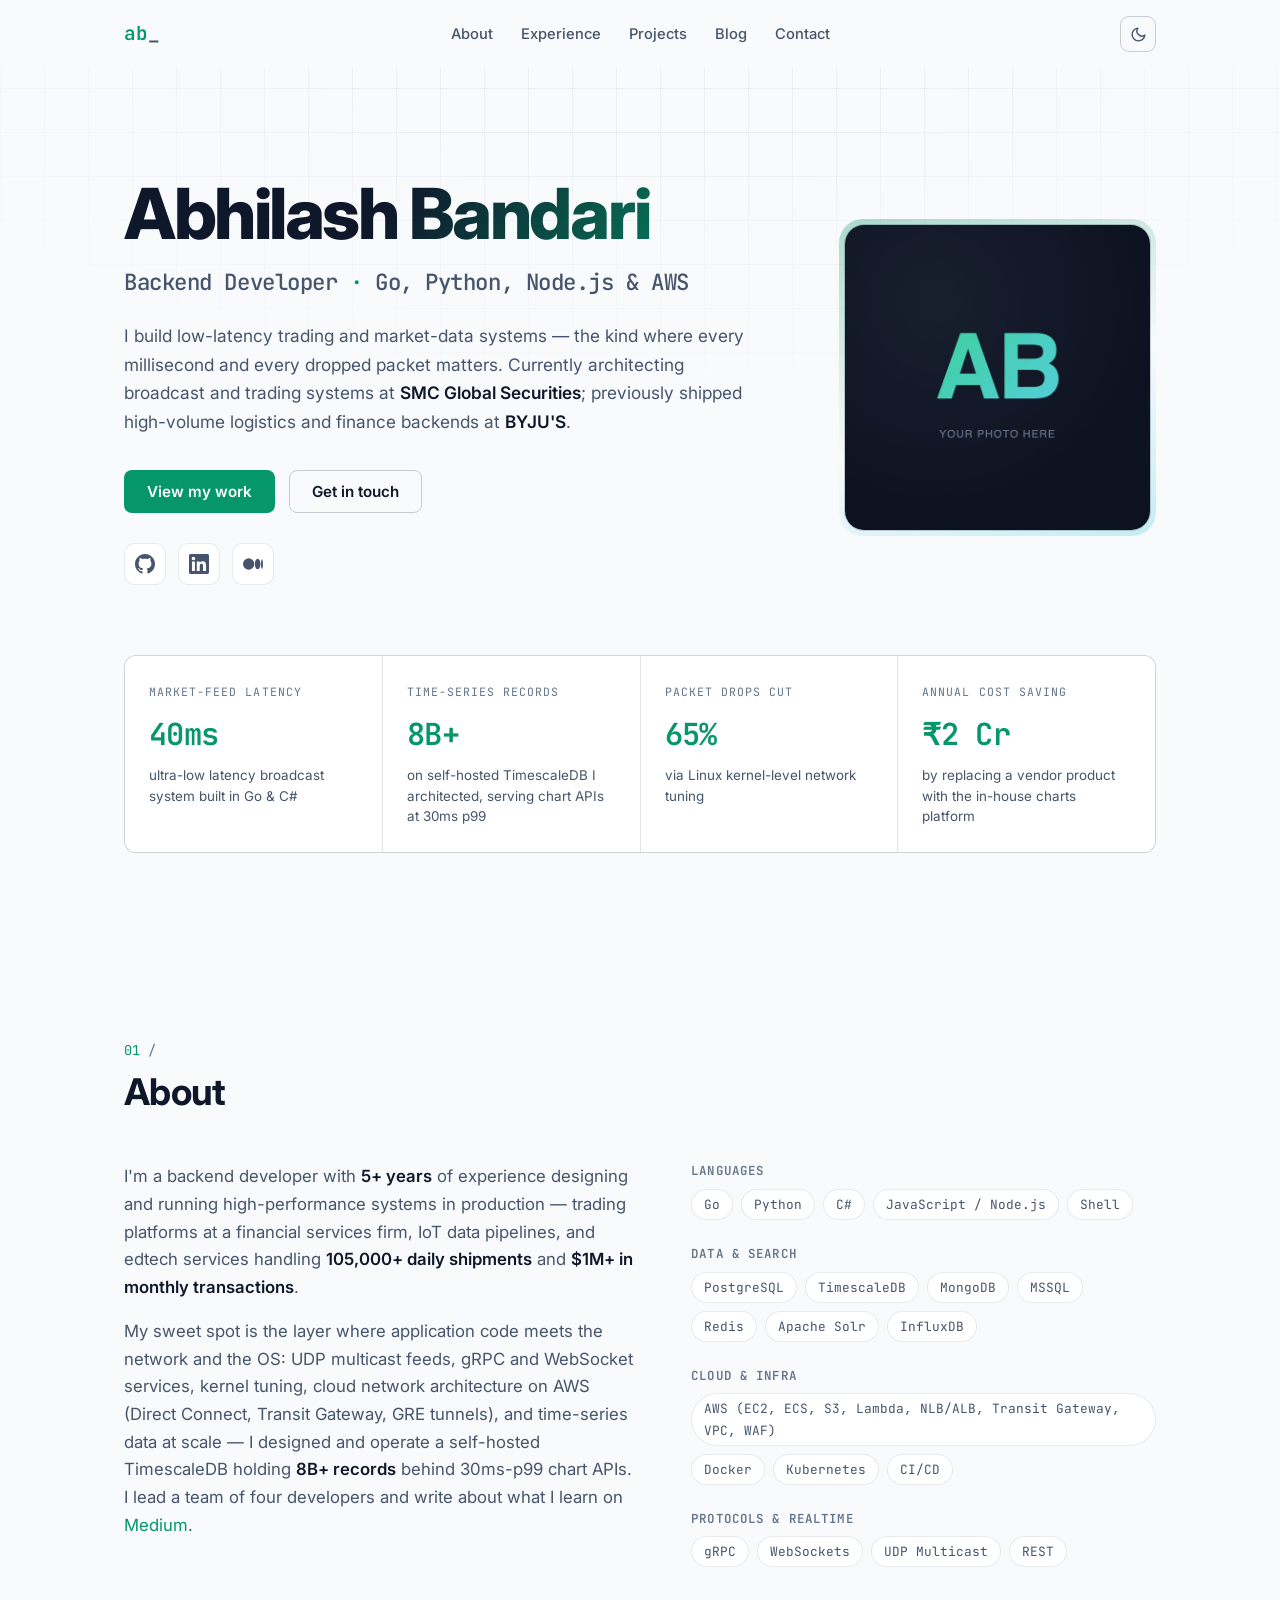
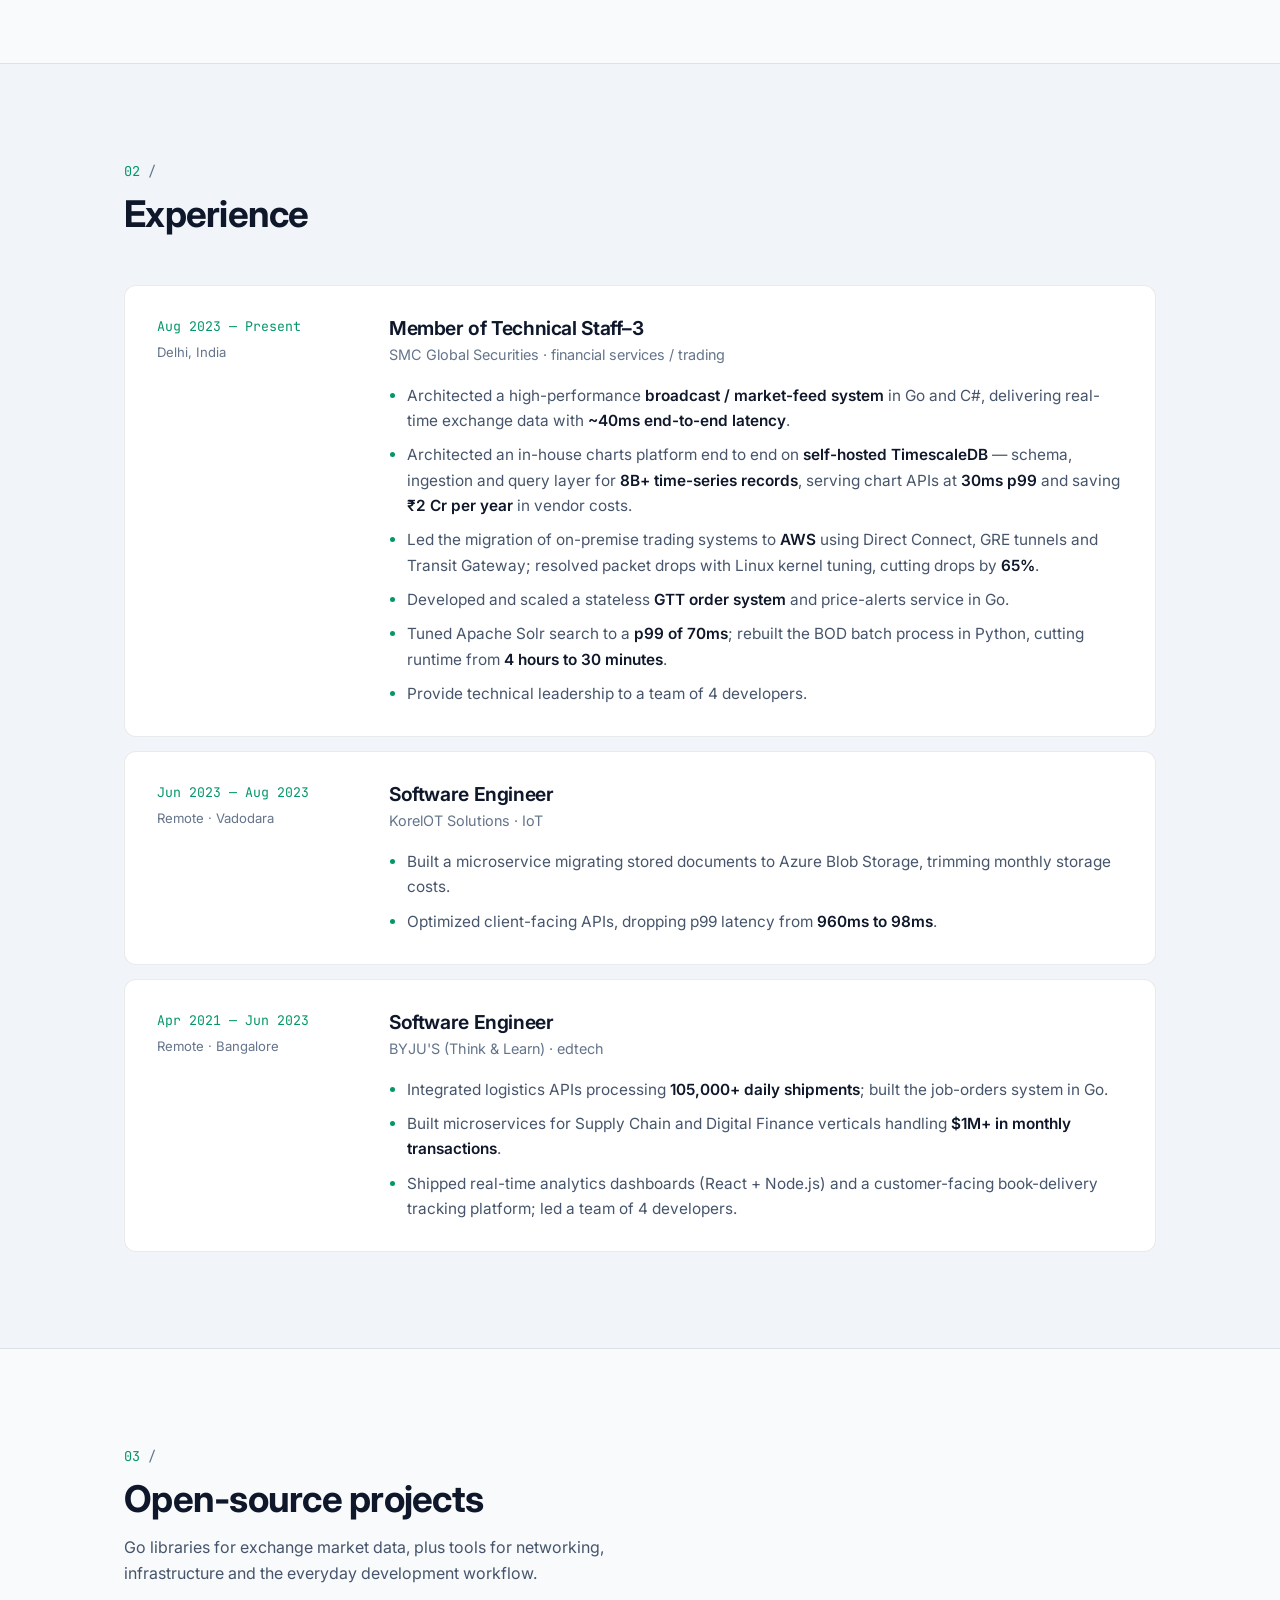
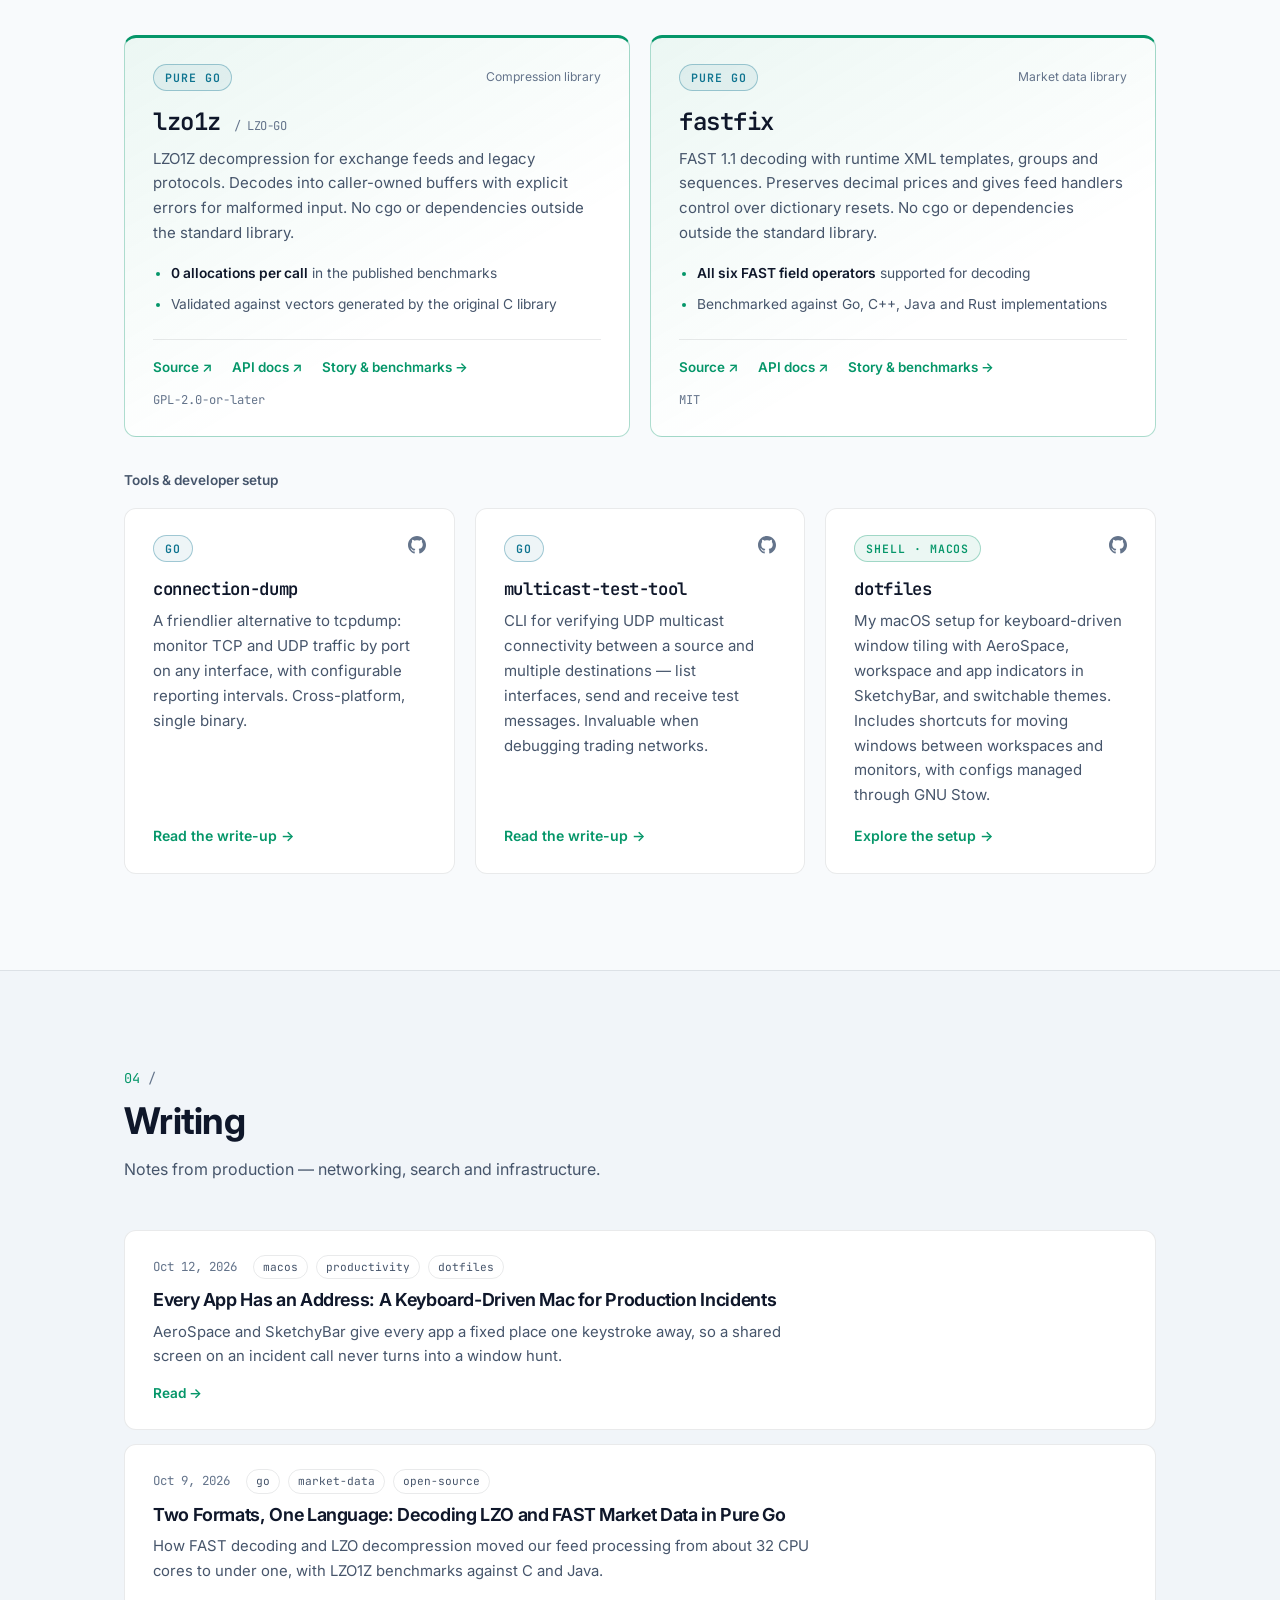
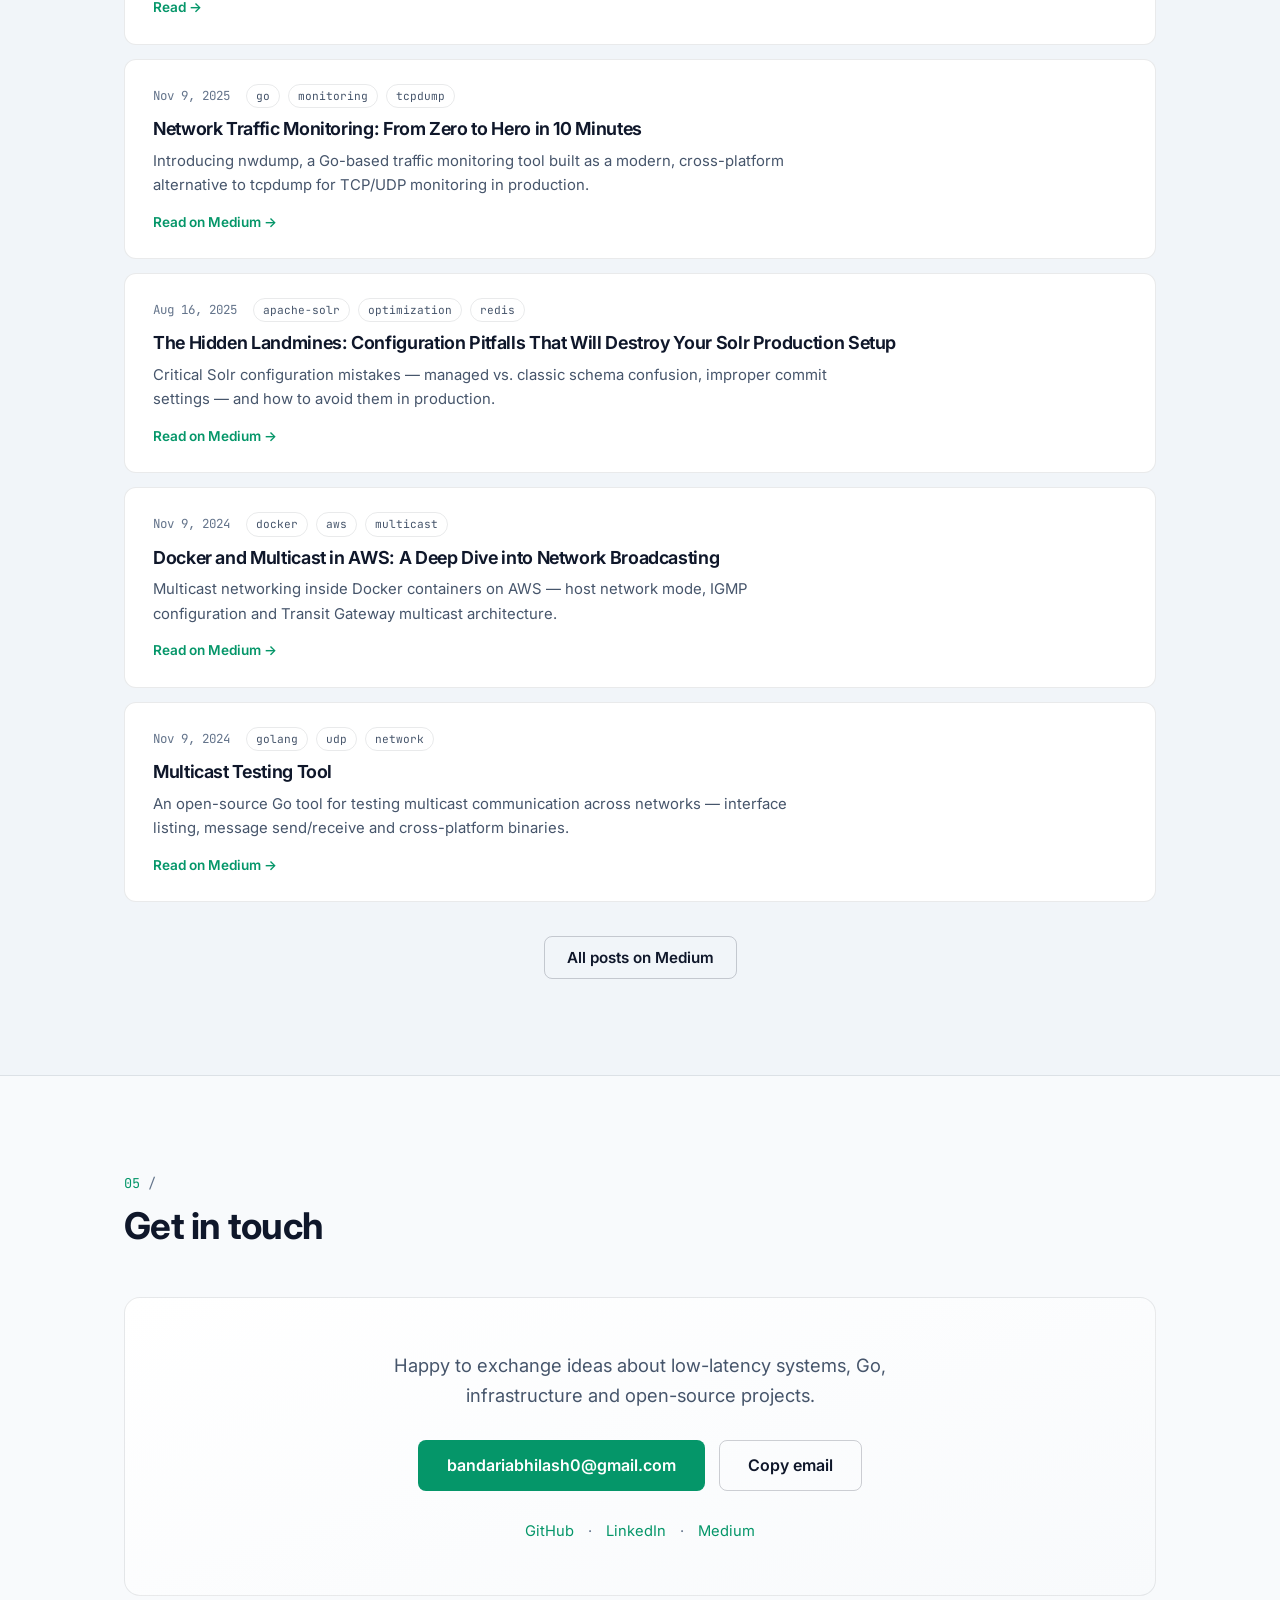
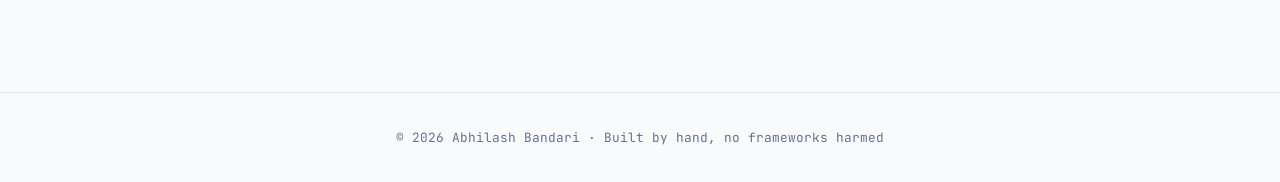
<file: index.html>
<!doctype html>
<html lang="en" data-theme="light">

<head>
    <meta charset="UTF-8" />
    <script>
        /* Apply saved theme before first paint to avoid a flash */
        try {
            var t = localStorage.getItem("theme");
            if (t === "dark" || t === "light") document.documentElement.dataset.theme = t;
        } catch (e) { }
    </script>
    <meta name="viewport" content="width=device-width, initial-scale=1.0" />
    <title>Abhilash Bandari — Backend Developer</title>
    <meta name="description"
        content="Abhilash Bandari — Backend developer building low-latency trading systems in Go. 5+ years across fintech, IoT and edtech. AWS, PostgreSQL, Solr, gRPC." />
    <meta property="og:title" content="Abhilash Bandari — Backend Developer" />
    <meta property="og:description"
        content="Backend developer building low-latency trading systems in Go. 40ms market-data latency, ₹2 Cr/yr infra savings." />
    <link rel="icon" href="favicon.svg" type="image/svg+xml" />
    <link rel="icon" href="favicon-32.png" type="image/png" sizes="32x32" />
    <link rel="apple-touch-icon" href="apple-touch-icon.png" />
    <link rel="preconnect" href="https://fonts.googleapis.com" />
    <link rel="preconnect" href="https://fonts.gstatic.com" crossorigin />
    <link
        href="https://fonts.googleapis.com/css2?family=Inter:wght@400;500;600;700;800&family=JetBrains+Mono:wght@400;500;600&display=swap"
        rel="stylesheet" />
    <link rel="stylesheet" href="style.css" />
</head>

<body>
    <div class="bg-grid" aria-hidden="true"></div>

    <!-- Navigation -->
    <nav class="navbar" id="navbar">
        <div class="nav-container">
            <a href="#top" class="nav-logo">
                <span class="logo-mark">ab</span><span class="logo-cursor">_</span>
            </a>
            <div class="nav-menu" id="nav-menu">
                <a href="#about" class="nav-link">About</a>
                <a href="#experience" class="nav-link">Experience</a>
                <a href="#projects" class="nav-link">Projects</a>
                <a href="#blog" class="nav-link">Blog</a>
                <a href="#contact" class="nav-link">Contact</a>
            </div>
            <div class="nav-actions">
                <button class="theme-toggle" id="theme-toggle" aria-label="Switch between light and dark mode">
                    <svg class="icon-moon" width="17" height="17" viewBox="0 0 24 24" fill="none"
                        stroke="currentColor" stroke-width="2" stroke-linecap="round" stroke-linejoin="round">
                        <path d="M21 12.79A9 9 0 1 1 11.21 3 7 7 0 0 0 21 12.79z"></path>
                    </svg>
                    <svg class="icon-sun" width="17" height="17" viewBox="0 0 24 24" fill="none"
                        stroke="currentColor" stroke-width="2" stroke-linecap="round" stroke-linejoin="round">
                        <circle cx="12" cy="12" r="5"></circle>
                        <line x1="12" y1="1" x2="12" y2="3"></line>
                        <line x1="12" y1="21" x2="12" y2="23"></line>
                        <line x1="4.22" y1="4.22" x2="5.64" y2="5.64"></line>
                        <line x1="18.36" y1="18.36" x2="19.78" y2="19.78"></line>
                        <line x1="1" y1="12" x2="3" y2="12"></line>
                        <line x1="21" y1="12" x2="23" y2="12"></line>
                        <line x1="4.22" y1="19.78" x2="5.64" y2="18.36"></line>
                        <line x1="18.36" y1="5.64" x2="19.78" y2="4.22"></line>
                    </svg>
                </button>
                <button class="nav-toggle" id="nav-toggle" aria-label="Toggle menu">
                    <span class="bar"></span>
                    <span class="bar"></span>
                    <span class="bar"></span>
                </button>
            </div>
        </div>
    </nav>

    <!-- Hero -->
    <header id="top" class="hero">
        <div class="container">
            <div class="hero-layout">
                <div class="hero-main">
            <h1 class="hero-title reveal">
                Abhilash Bandari
            </h1>
            <h2 class="hero-role reveal">
                Backend Developer <span class="accent">·</span> Go, Python, Node.js &amp; AWS
            </h2>
            <p class="hero-description reveal">
                I build low-latency trading and market-data systems — the kind
                where every millisecond and every dropped packet matters.
                Currently architecting broadcast and trading systems at
                <strong>SMC Global Securities</strong>; previously shipped
                high-volume logistics and finance backends at
                <strong>BYJU'S</strong>.
            </p>
            <div class="hero-buttons reveal">
                <a href="#projects" class="btn btn--primary">View my work</a>
                <a href="mailto:bandariabhilash0@gmail.com" class="btn btn--outline">Get in touch</a>
            </div>
            <div class="hero-social reveal">
                <a href="https://github.com/bandari-abhilash" target="_blank" rel="noopener" class="social-link"
                    aria-label="GitHub">
                    <svg width="20" height="20" viewBox="0 0 24 24" fill="currentColor">
                        <path
                            d="M12 0c-6.626 0-12 5.373-12 12 0 5.302 3.438 9.8 8.207 11.387.599.111.793-.261.793-.577v-2.234c-3.338.726-4.033-1.416-4.033-1.416-.546-1.387-1.333-1.756-1.333-1.756-1.089-.745.083-.729.083-.729 1.205.084 1.839 1.237 1.839 1.237 1.07 1.834 2.807 1.304 3.492.997.107-.775.418-1.305.762-1.604-2.665-.305-5.467-1.334-5.467-5.931 0-1.311.469-2.381 1.236-3.221-.124-.303-.535-1.524.117-3.176 0 0 1.008-.322 3.301 1.23.957-.266 1.983-.399 3.003-.404 1.02.005 2.047.138 3.006.404 2.291-1.552 3.297-1.23 3.297-1.23.653 1.653.242 2.874.118 3.176.77.84 1.235 1.911 1.235 3.221 0 4.609-2.807 5.624-5.479 5.921.43.372.823 1.102.823 2.222v3.293c0 .319.192.694.801.576 4.765-1.589 8.199-6.086 8.199-11.386 0-6.627-5.373-12-12-12z" />
                    </svg>
                </a>
                <a href="https://linkedin.com/in/abhilash-bandari" target="_blank" rel="noopener" class="social-link"
                    aria-label="LinkedIn">
                    <svg width="20" height="20" viewBox="0 0 24 24" fill="currentColor">
                        <path
                            d="M20.447 20.452h-3.554v-5.569c0-1.328-.027-3.037-1.852-3.037-1.853 0-2.136 1.445-2.136 2.939v5.667H9.351V9h3.414v1.561h.046c.477-.9 1.637-1.85 3.37-1.85 3.601 0 4.267 2.37 4.267 5.455v6.286zM5.337 7.433c-1.144 0-2.063-.926-2.063-2.065 0-1.138.92-2.063 2.063-2.063 1.14 0 2.064.925 2.064 2.063 0 1.139-.925 2.065-2.064 2.065zm1.782 13.019H3.555V9h3.564v11.452zM22.225 0H1.771C.792 0 0 .774 0 1.729v20.542C0 23.227.792 24 1.771 24h20.451C23.2 24 24 23.227 24 22.271V1.729C24 .774 23.2 0 22.222 0h.003z" />
                    </svg>
                </a>
                <a href="https://medium.com/@bandariabhilash0" target="_blank" rel="noopener" class="social-link"
                    aria-label="Medium">
                    <svg width="20" height="20" viewBox="0 0 24 24" fill="currentColor">
                        <path
                            d="M13.54 12a6.8 6.8 0 01-6.77 6.82A6.8 6.8 0 010 12a6.8 6.8 0 016.77-6.82A6.8 6.8 0 0113.54 12zm7.42 0c0 3.54-1.51 6.42-3.38 6.42-1.87 0-3.39-2.88-3.39-6.42s1.52-6.42 3.39-6.42 3.38 2.88 3.38 6.42M24 12c0 3.17-.53 5.75-1.19 5.75-.66 0-1.19-2.58-1.19-5.75s.53-5.75 1.19-5.75C23.47 6.25 24 8.83 24 12z" />
                    </svg>
                </a>
            </div>
                </div>
                <div class="hero-photo reveal">
                    <img src="me.jpg" alt="Abhilash Bandari" width="640" height="640" />
                </div>
            </div>

            <!-- Achievement stats -->
            <dl class="stats reveal">
                <div class="stat">
                    <dt>Market-feed latency</dt>
                    <dd><span class="stat-number" data-suffix="ms">40</span></dd>
                    <p>ultra-low latency broadcast system built in Go &amp; C#</p>
                </div>
                <div class="stat">
                    <dt>Time-series records</dt>
                    <dd><span class="stat-number" data-suffix="B+">8</span></dd>
                    <p>on self-hosted TimescaleDB I architected, serving chart APIs at 30ms p99</p>
                </div>
                <div class="stat">
                    <dt>Packet drops cut</dt>
                    <dd><span class="stat-number" data-suffix="%">65</span></dd>
                    <p>via Linux kernel-level network tuning</p>
                </div>
                <div class="stat">
                    <dt>Annual cost saving</dt>
                    <dd>₹<span class="stat-number" data-suffix=" Cr">2</span></dd>
                    <p>by replacing a vendor product with the in-house charts platform</p>
                </div>
            </dl>
        </div>
    </header>

    <!-- About -->
    <section id="about" class="section">
        <div class="container">
            <div class="section-header reveal">
                <span class="section-index">01</span>
                <h2 class="section-title">About</h2>
            </div>
            <div class="about-grid">
                <div class="about-text reveal">
                    <p>
                        I'm a backend developer with <strong>5+ years</strong> of
                        experience designing and running high-performance systems
                        in production — trading platforms at a financial services
                        firm, IoT data pipelines, and edtech services handling
                        <strong>105,000+ daily shipments</strong> and
                        <strong>$1M+ in monthly transactions</strong>.
                    </p>
                    <p>
                        My sweet spot is the layer where application code meets
                        the network and the OS: UDP multicast feeds, gRPC and
                        WebSocket services, kernel tuning, cloud network
                        architecture on AWS (Direct Connect, Transit Gateway,
                        GRE tunnels), and time-series data at scale — I designed
                        and operate a self-hosted TimescaleDB holding
                        <strong>8B+ records</strong> behind 30ms-p99 chart APIs.
                        I lead a team of four developers and write
                        about what I learn on
                        <a href="https://medium.com/@bandariabhilash0" target="_blank" rel="noopener">Medium</a>.
                    </p>
                </div>
                <div class="skills reveal">
                    <div class="skill-group">
                        <h3>Languages</h3>
                        <ul class="tags">
                            <li>Go</li>
                            <li>Python</li>
                            <li>C#</li>
                            <li>JavaScript / Node.js</li>
                            <li>Shell</li>
                        </ul>
                    </div>
                    <div class="skill-group">
                        <h3>Data &amp; Search</h3>
                        <ul class="tags">
                            <li>PostgreSQL</li>
                            <li>TimescaleDB</li>
                            <li>MongoDB</li>
                            <li>MSSQL</li>
                            <li>Redis</li>
                            <li>Apache Solr</li>
                            <li>InfluxDB</li>
                        </ul>
                    </div>
                    <div class="skill-group">
                        <h3>Cloud &amp; Infra</h3>
                        <ul class="tags">
                            <li>AWS (EC2, ECS, S3, Lambda, NLB/ALB, Transit Gateway, VPC, WAF)</li>
                            <li>Docker</li>
                            <li>Kubernetes</li>
                            <li>CI/CD</li>
                        </ul>
                    </div>
                    <div class="skill-group">
                        <h3>Protocols &amp; Realtime</h3>
                        <ul class="tags">
                            <li>gRPC</li>
                            <li>WebSockets</li>
                            <li>UDP Multicast</li>
                            <li>REST</li>
                        </ul>
                    </div>
                </div>
            </div>
        </div>
    </section>

    <!-- Experience -->
    <section id="experience" class="section section--alt">
        <div class="container">
            <div class="section-header reveal">
                <span class="section-index">02</span>
                <h2 class="section-title">Experience</h2>
            </div>
            <div class="timeline">
                <article class="timeline-item reveal">
                    <div class="timeline-meta">
                        <span class="timeline-date">Aug 2023 — Present</span>
                        <span class="timeline-location">Delhi, India</span>
                    </div>
                    <div class="timeline-body">
                        <h3>Member of Technical Staff–3</h3>
                        <p class="timeline-company">SMC Global Securities · financial services / trading</p>
                        <ul>
                            <li>
                                Architected a high-performance <strong>broadcast / market-feed
                                    system</strong> in Go and C#, delivering real-time exchange data
                                with <strong>~40ms end-to-end latency</strong>.
                            </li>
                            <li>
                                Architected an in-house charts platform end to end on
                                <strong>self-hosted TimescaleDB</strong> — schema, ingestion
                                and query layer for <strong>8B+ time-series records</strong>,
                                serving chart APIs at <strong>30ms p99</strong> and saving
                                <strong>₹2 Cr per year</strong> in vendor costs.
                            </li>
                            <li>
                                Led the migration of on-premise trading systems to
                                <strong>AWS</strong> using Direct Connect, GRE tunnels and
                                Transit Gateway; resolved packet drops with Linux kernel
                                tuning, cutting drops by <strong>65%</strong>.
                            </li>
                            <li>
                                Developed and scaled a stateless <strong>GTT order system</strong>
                                and price-alerts service in Go.
                            </li>
                            <li>
                                Tuned Apache Solr search to a <strong>p99 of 70ms</strong>;
                                rebuilt the BOD batch process in Python, cutting runtime from
                                <strong>4 hours to 30 minutes</strong>.
                            </li>
                            <li>Provide technical leadership to a team of 4 developers.</li>
                        </ul>
                    </div>
                </article>

                <article class="timeline-item reveal">
                    <div class="timeline-meta">
                        <span class="timeline-date">Jun 2023 — Aug 2023</span>
                        <span class="timeline-location">Remote · Vadodara</span>
                    </div>
                    <div class="timeline-body">
                        <h3>Software Engineer</h3>
                        <p class="timeline-company">KorelOT Solutions · IoT</p>
                        <ul>
                            <li>
                                Built a microservice migrating stored documents to Azure Blob
                                Storage, trimming monthly storage costs.
                            </li>
                            <li>
                                Optimized client-facing APIs, dropping p99 latency from
                                <strong>960ms to 98ms</strong>.
                            </li>
                        </ul>
                    </div>
                </article>

                <article class="timeline-item reveal">
                    <div class="timeline-meta">
                        <span class="timeline-date">Apr 2021 — Jun 2023</span>
                        <span class="timeline-location">Remote · Bangalore</span>
                    </div>
                    <div class="timeline-body">
                        <h3>Software Engineer</h3>
                        <p class="timeline-company">BYJU'S (Think &amp; Learn) · edtech</p>
                        <ul>
                            <li>
                                Integrated logistics APIs processing
                                <strong>105,000+ daily shipments</strong>; built the job-orders
                                system in Go.
                            </li>
                            <li>
                                Built microservices for Supply Chain and Digital Finance
                                verticals handling <strong>$1M+ in monthly transactions</strong>.
                            </li>
                            <li>
                                Shipped real-time analytics dashboards (React + Node.js) and a
                                customer-facing book-delivery tracking platform; led a team of
                                4 developers.
                            </li>
                        </ul>
                    </div>
                </article>
            </div>
        </div>
    </section>

    <!-- Projects -->
    <section id="projects" class="section">
        <div class="container">
            <div class="section-header reveal">
                <span class="section-index">03</span>
                <h2 class="section-title">Open-source projects</h2>
                <p class="section-subtitle">
                    Go libraries for exchange market data, plus tools for networking,
                    infrastructure and the everyday development workflow.
                </p>
            </div>
            <div class="projects-grid projects-grid--featured">
                <article class="project-card project-card--featured reveal">
                    <div class="project-top">
                        <span class="project-lang" data-lang="go">Pure Go</span>
                        <span class="project-kind">Compression library</span>
                    </div>
                    <h3 class="project-title">lzo1z <span class="project-repo-name">/ LZO-GO</span></h3>
                    <p class="project-description">
                        LZO1Z decompression for exchange feeds and legacy protocols.
                        Decodes into caller-owned buffers with explicit errors for malformed
                        input. No cgo or dependencies outside the standard library.
                    </p>
                    <ul class="project-facts">
                        <li><strong>0 allocations per call</strong> in the published benchmarks</li>
                        <li>Validated against vectors generated by the original C library</li>
                    </ul>
                    <div class="project-actions">
                        <a href="https://github.com/bandari-abhilash/LZO-GO" target="_blank" rel="noopener"
                            aria-label="lzo1z source on GitHub">Source ↗</a>
                        <a href="https://pkg.go.dev/github.com/bandari-abhilash/LZO-GO" target="_blank" rel="noopener"
                            aria-label="lzo1z API documentation">API docs ↗</a>
                        <a href="blog/two-go-libraries.html">Story &amp; benchmarks →</a>
                    </div>
                    <span class="project-license">GPL-2.0-or-later</span>
                </article>

                <article class="project-card project-card--featured reveal">
                    <div class="project-top">
                        <span class="project-lang" data-lang="go">Pure Go</span>
                        <span class="project-kind">Market data library</span>
                    </div>
                    <h3 class="project-title">fastfix</h3>
                    <p class="project-description">
                        FAST 1.1 decoding with runtime XML templates, groups and sequences.
                        Preserves decimal prices and gives feed handlers control over dictionary
                        resets. No cgo or dependencies outside the standard library.
                    </p>
                    <ul class="project-facts">
                        <li><strong>All six FAST field operators</strong> supported for decoding</li>
                        <li>Benchmarked against Go, C++, Java and Rust implementations</li>
                    </ul>
                    <div class="project-actions">
                        <a href="https://github.com/bandari-abhilash/fastfix" target="_blank" rel="noopener"
                            aria-label="fastfix source on GitHub">Source ↗</a>
                        <a href="https://pkg.go.dev/github.com/bandari-abhilash/fastfix" target="_blank" rel="noopener"
                            aria-label="fastfix API documentation">API docs ↗</a>
                        <a href="blog/two-go-libraries.html">Story &amp; benchmarks →</a>
                    </div>
                    <span class="project-license">MIT</span>
                </article>
            </div>
            <p class="projects-group-label">Tools &amp; developer setup</p>
            <div class="projects-grid projects-grid--tools">
                <article class="project-card reveal">
                    <div class="project-top">
                        <span class="project-lang" data-lang="go">Go</span>
                        <div class="project-links">
                            <a href="https://github.com/bandari-abhilash/connection-dump" target="_blank" rel="noopener"
                                aria-label="GitHub repo">
                                <svg width="18" height="18" viewBox="0 0 24 24" fill="currentColor">
                                    <path
                                        d="M12 0c-6.626 0-12 5.373-12 12 0 5.302 3.438 9.8 8.207 11.387.599.111.793-.261.793-.577v-2.234c-3.338.726-4.033-1.416-4.033-1.416-.546-1.387-1.333-1.756-1.333-1.756-1.089-.745.083-.729.083-.729 1.205.084 1.839 1.237 1.839 1.237 1.07 1.834 2.807 1.304 3.492.997.107-.775.418-1.305.762-1.604-2.665-.305-5.467-1.334-5.467-5.931 0-1.311.469-2.381 1.236-3.221-.124-.303-.535-1.524.117-3.176 0 0 1.008-.322 3.301 1.23.957-.266 1.983-.399 3.003-.404 1.02.005 2.047.138 3.006.404 2.291-1.552 3.297-1.23 3.297-1.23.653 1.653.242 2.874.118 3.176.77.84 1.235 1.911 1.235 3.221 0 4.609-2.807 5.624-5.479 5.921.43.372.823 1.102.823 2.222v3.293c0 .319.192.694.801.576 4.765-1.589 8.199-6.086 8.199-11.386 0-6.627-5.373-12-12-12z" />
                                </svg>
                            </a>
                        </div>
                    </div>
                    <h3 class="project-title">connection-dump</h3>
                    <p class="project-description">
                        A friendlier alternative to tcpdump: monitor TCP and UDP
                        traffic by port on any interface, with configurable reporting
                        intervals. Cross-platform, single binary.
                    </p>
                    <a class="project-blog"
                        href="https://medium.com/@bandariabhilash0/network-traffic-monitoring-from-zero-to-hero-in-10-minutes-3dfbd53ea9e9"
                        target="_blank" rel="noopener">Read the write-up →</a>
                </article>

                <article class="project-card reveal">
                    <div class="project-top">
                        <span class="project-lang" data-lang="go">Go</span>
                        <div class="project-links">
                            <a href="https://github.com/bandari-abhilash/mutlicast-test-tool" target="_blank"
                                rel="noopener" aria-label="GitHub repo">
                                <svg width="18" height="18" viewBox="0 0 24 24" fill="currentColor">
                                    <path
                                        d="M12 0c-6.626 0-12 5.373-12 12 0 5.302 3.438 9.8 8.207 11.387.599.111.793-.261.793-.577v-2.234c-3.338.726-4.033-1.416-4.033-1.416-.546-1.387-1.333-1.756-1.333-1.756-1.089-.745.083-.729.083-.729 1.205.084 1.839 1.237 1.839 1.237 1.07 1.834 2.807 1.304 3.492.997.107-.775.418-1.305.762-1.604-2.665-.305-5.467-1.334-5.467-5.931 0-1.311.469-2.381 1.236-3.221-.124-.303-.535-1.524.117-3.176 0 0 1.008-.322 3.301 1.23.957-.266 1.983-.399 3.003-.404 1.02.005 2.047.138 3.006.404 2.291-1.552 3.297-1.23 3.297-1.23.653 1.653.242 2.874.118 3.176.77.84 1.235 1.911 1.235 3.221 0 4.609-2.807 5.624-5.479 5.921.43.372.823 1.102.823 2.222v3.293c0 .319.192.694.801.576 4.765-1.589 8.199-6.086 8.199-11.386 0-6.627-5.373-12-12-12z" />
                                </svg>
                            </a>
                        </div>
                    </div>
                    <h3 class="project-title">multicast-test-tool</h3>
                    <p class="project-description">
                        CLI for verifying UDP multicast connectivity between a source
                        and multiple destinations — list interfaces, send and receive
                        test messages. Invaluable when debugging trading networks.
                    </p>
                    <a class="project-blog"
                        href="https://medium.com/@bandariabhilash0/multicast-testing-tool-58a92e28c82c" target="_blank"
                        rel="noopener">Read the write-up →</a>
                </article>

                <article class="project-card reveal">
                    <div class="project-top">
                        <span class="project-lang" data-lang="shell">Shell · macOS</span>
                        <div class="project-links">
                            <a href="https://github.com/bandari-abhilash/dotfiles" target="_blank"
                                rel="noopener" aria-label="dotfiles repository on GitHub">
                                <svg width="18" height="18" viewBox="0 0 24 24" fill="currentColor">
                                    <path
                                        d="M12 0c-6.626 0-12 5.373-12 12 0 5.302 3.438 9.8 8.207 11.387.599.111.793-.261.793-.577v-2.234c-3.338.726-4.033-1.416-4.033-1.416-.546-1.387-1.333-1.756-1.333-1.756-1.089-.745.083-.729.083-.729 1.205.084 1.839 1.237 1.839 1.237 1.07 1.834 2.807 1.304 3.492.997.107-.775.418-1.305.762-1.604-2.665-.305-5.467-1.334-5.467-5.931 0-1.311.469-2.381 1.236-3.221-.124-.303-.535-1.524.117-3.176 0 0 1.008-.322 3.301 1.23.957-.266 1.983-.399 3.003-.404 1.02.005 2.047.138 3.006.404 2.291-1.552 3.297-1.23 3.297-1.23.653 1.653.242 2.874.118 3.176.77.84 1.235 1.911 1.235 3.221 0 4.609-2.807 5.624-5.479 5.921.43.372.823 1.102.823 2.222v3.293c0 .319.192.694.801.576 4.765-1.589 8.199-6.086 8.199-11.386 0-6.627-5.373-12-12-12z" />
                                </svg>
                            </a>
                        </div>
                    </div>
                    <h3 class="project-title">dotfiles</h3>
                    <p class="project-description">
                        My macOS setup for keyboard-driven window tiling with AeroSpace,
                        workspace and app indicators in SketchyBar, and switchable themes.
                        Includes shortcuts for moving windows between workspaces and monitors,
                        with configs managed through GNU Stow.
                    </p>
                    <a class="project-blog" href="https://github.com/bandari-abhilash/dotfiles#readme"
                        target="_blank" rel="noopener">Explore the setup →</a>
                </article>
            </div>
        </div>
    </section>

    <!-- Blog -->
    <section id="blog" class="section section--alt">
        <div class="container">
            <div class="section-header reveal">
                <span class="section-index">04</span>
                <h2 class="section-title">Writing</h2>
                <p class="section-subtitle">
                    Notes from production — networking, search and infrastructure.
                </p>
            </div>
            <div class="blog-list">
                <a class="blog-card reveal" href="blog/keyboard-driven-mac.html">
                    <div class="blog-meta">
                        <time datetime="2026-10-12">Oct 12, 2026</time>
                        <ul class="tags tags--sm">
                            <li>macos</li>
                            <li>productivity</li>
                            <li>dotfiles</li>
                        </ul>
                    </div>
                    <h3>Every App Has an Address: A Keyboard-Driven Mac for Production Incidents</h3>
                    <p>
                        AeroSpace and SketchyBar give every app a fixed place one keystroke away,
                        so a shared screen on an incident call never turns into a window hunt.
                    </p>
                    <span class="blog-read">Read →</span>
                </a>

                <a class="blog-card reveal" href="blog/two-go-libraries.html">
                    <div class="blog-meta">
                        <time datetime="2026-10-09">Oct 9, 2026</time>
                        <ul class="tags tags--sm">
                            <li>go</li>
                            <li>market-data</li>
                            <li>open-source</li>
                        </ul>
                    </div>
                    <h3>Two Formats, One Language: Decoding LZO and FAST Market Data in Pure Go</h3>
                    <p>
                        How FAST decoding and LZO decompression moved our feed processing
                        from about 32 CPU cores to under one, with LZO1Z benchmarks against C and Java.
                    </p>
                    <span class="blog-read">Read →</span>
                </a>

                <a class="blog-card reveal"
                    href="https://medium.com/@bandariabhilash0/network-traffic-monitoring-from-zero-to-hero-in-10-minutes-3dfbd53ea9e9"
                    target="_blank" rel="noopener">
                    <div class="blog-meta">
                        <time datetime="2025-11-09">Nov 9, 2025</time>
                        <ul class="tags tags--sm">
                            <li>go</li>
                            <li>monitoring</li>
                            <li>tcpdump</li>
                        </ul>
                    </div>
                    <h3>Network Traffic Monitoring: From Zero to Hero in 10 Minutes</h3>
                    <p>
                        Introducing nwdump, a Go-based traffic monitoring tool built as
                        a modern, cross-platform alternative to tcpdump for TCP/UDP
                        monitoring in production.
                    </p>
                    <span class="blog-read">Read on Medium →</span>
                </a>

                <a class="blog-card reveal"
                    href="https://medium.com/@bandariabhilash0/the-hidden-landmines-configuration-pitfalls-that-will-destroy-your-solr-production-setup-4664e46c0c97"
                    target="_blank" rel="noopener">
                    <div class="blog-meta">
                        <time datetime="2025-08-16">Aug 16, 2025</time>
                        <ul class="tags tags--sm">
                            <li>apache-solr</li>
                            <li>optimization</li>
                            <li>redis</li>
                        </ul>
                    </div>
                    <h3>The Hidden Landmines: Configuration Pitfalls That Will Destroy Your Solr Production Setup</h3>
                    <p>
                        Critical Solr configuration mistakes — managed vs. classic
                        schema confusion, improper commit settings — and how to avoid
                        them in production.
                    </p>
                    <span class="blog-read">Read on Medium →</span>
                </a>

                <a class="blog-card reveal"
                    href="https://medium.com/@bandariabhilash0/docker-and-multicast-in-aws-a-deep-dive-into-network-broadcasting-65d15a8937e2"
                    target="_blank" rel="noopener">
                    <div class="blog-meta">
                        <time datetime="2024-11-09">Nov 9, 2024</time>
                        <ul class="tags tags--sm">
                            <li>docker</li>
                            <li>aws</li>
                            <li>multicast</li>
                        </ul>
                    </div>
                    <h3>Docker and Multicast in AWS: A Deep Dive into Network Broadcasting</h3>
                    <p>
                        Multicast networking inside Docker containers on AWS — host
                        network mode, IGMP configuration and Transit Gateway multicast
                        architecture.
                    </p>
                    <span class="blog-read">Read on Medium →</span>
                </a>

                <a class="blog-card reveal"
                    href="https://medium.com/@bandariabhilash0/multicast-testing-tool-58a92e28c82c" target="_blank"
                    rel="noopener">
                    <div class="blog-meta">
                        <time datetime="2024-11-09">Nov 9, 2024</time>
                        <ul class="tags tags--sm">
                            <li>golang</li>
                            <li>udp</li>
                            <li>network</li>
                        </ul>
                    </div>
                    <h3>Multicast Testing Tool</h3>
                    <p>
                        An open-source Go tool for testing multicast communication
                        across networks — interface listing, message send/receive and
                        cross-platform binaries.
                    </p>
                    <span class="blog-read">Read on Medium →</span>
                </a>

                <!-- <a
                        class="blog-card reveal"
                        href="https://medium.com/@bandariabhilash0/building-disputes-module-282ad569922b"
                        target="_blank"
                        rel="noopener"
                    >
                        <div class="blog-meta">
                            <time datetime="2021-11-12">Nov 12, 2021</time>
                            <ul class="tags tags--sm"><li>react</li><li>mongodb</li><li>nodejs</li></ul>
                        </div>
                        <h3>Building Disputes Module</h3>
                        <p>
                            Implementing a disputes module with React and MongoDB — letting
                            users raise disputes and track their status end to end.
                        </p>
                        <span class="blog-read">Read on Medium →</span>
                    </a> -->
            </div>
            <div class="blog-more reveal">
                <a href="https://medium.com/@bandariabhilash0" target="_blank" rel="noopener"
                    class="btn btn--outline">All posts on Medium</a>
            </div>
        </div>
    </section>

    <!-- Contact -->
    <section id="contact" class="section contact">
        <div class="container">
            <div class="section-header reveal">
                <span class="section-index">05</span>
                <h2 class="section-title">Get in touch</h2>
            </div>
            <div class="contact-card reveal">
                <p class="contact-lead">
                    Happy to exchange ideas about low-latency systems, Go,
                    infrastructure and open-source projects.
                </p>
                <div class="contact-actions">
                    <a href="mailto:bandariabhilash0@gmail.com"
                        class="btn btn--primary btn--lg">bandariabhilash0@gmail.com</a>
                    <button class="btn btn--outline btn--lg" id="copy-email" type="button">
                        Copy email
                    </button>
                </div>
                <div class="contact-links">
                    <a href="https://github.com/bandari-abhilash" target="_blank" rel="noopener">GitHub</a>
                    <span>·</span>
                    <a href="https://linkedin.com/in/abhilash-bandari" target="_blank" rel="noopener">LinkedIn</a>
                    <span>·</span>
                    <a href="https://medium.com/@bandariabhilash0" target="_blank" rel="noopener">Medium</a>
                </div>
            </div>
        </div>
    </section>

    <!-- Footer -->
    <footer class="footer">
        <div class="container">
            <p>© 2026 Abhilash Bandari · Built by hand, no frameworks harmed</p>
        </div>
    </footer>

    <script src="app.js"></script>
    <script data-goatcounter="https://bandariabhilash.goatcounter.com/count"
        async src="//gc.zgo.at/count.js"></script>
</body>

</html>
</file>
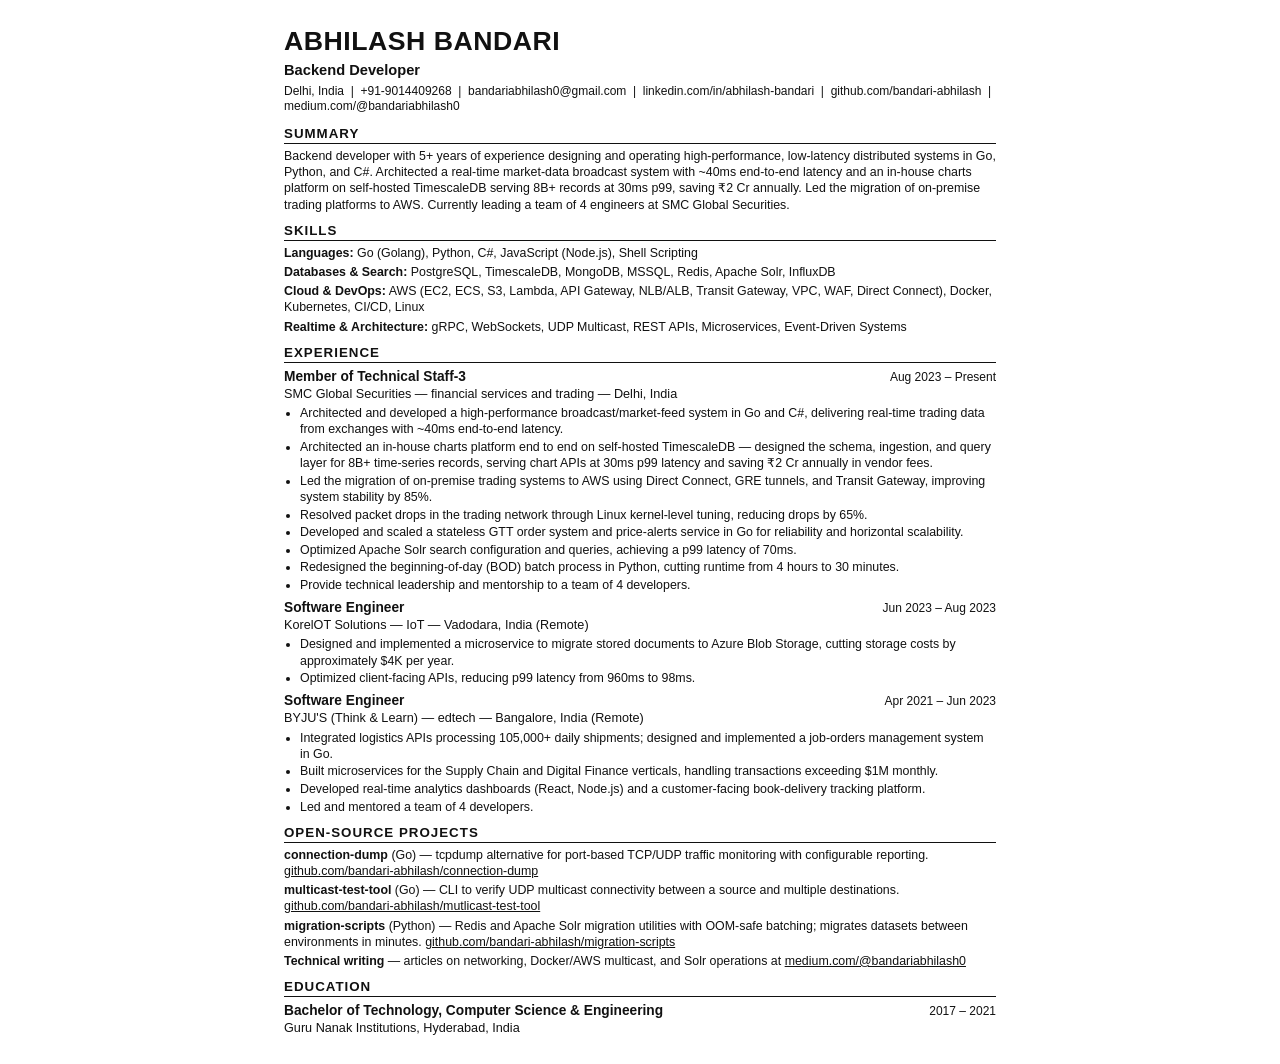
<file: resume.html>
<!doctype html>
<html lang="en">
<head>
<meta charset="UTF-8" />
<meta name="viewport" content="width=device-width, initial-scale=1.0" />
<title>Abhilash Bandari — Backend Developer Resume</title>
<style>
  /* ATS-safe: single column, standard fonts, real text, no graphics */
  @page { size: A4; margin: 10mm 14mm; }
  * { box-sizing: border-box; }
  body {
    font-family: Arial, Helvetica, sans-serif;
    font-size: 9.3pt;
    line-height: 1.3;
    color: #111;
    margin: 0 auto;
    max-width: 760px;
    padding: 24px;
  }
  @media print { body { padding: 0; max-width: none; } }
  h1 {
    font-size: 20pt;
    margin: 0 0 2px;
    letter-spacing: 0.5px;
  }
  .role {
    font-size: 11pt;
    font-weight: bold;
    margin: 0 0 4px;
  }
  .contact {
    margin: 0 0 10px;
    font-size: 9pt;
  }
  .contact a { color: #111; text-decoration: none; }
  h2 {
    font-size: 10pt;
    text-transform: uppercase;
    letter-spacing: 1px;
    border-bottom: 1px solid #111;
    padding-bottom: 1px;
    margin: 9px 0 4px;
  }
  p { margin: 0 0 5px; }
  ul { margin: 2px 0 6px; padding-left: 16px; }
  li { margin-bottom: 1.5px; }
  .job-header {
    display: flex;
    justify-content: space-between;
    align-items: baseline;
    margin-top: 5px;
  }
  .job-title { font-size: 10.3pt; font-weight: bold; }
  .job-dates { font-size: 9pt; white-space: nowrap; }
  .job-company { font-size: 9.5pt; margin: 0 0 3px; }
  .skills-line { margin: 0 0 3px; }
  .skills-line strong { display: inline; }
  .project { margin-bottom: 3px; }
  .project a { color: #111; }
</style>
</head>
<body>
  <h1>ABHILASH BANDARI</h1>
  <p class="role">Backend Developer</p>
  <p class="contact">
    Delhi, India &nbsp;|&nbsp; +91-9014409268 &nbsp;|&nbsp;
    <a href="mailto:bandariabhilash0@gmail.com">bandariabhilash0@gmail.com</a> &nbsp;|&nbsp;
    <a href="https://linkedin.com/in/abhilash-bandari">linkedin.com/in/abhilash-bandari</a> &nbsp;|&nbsp;
    <a href="https://github.com/bandari-abhilash">github.com/bandari-abhilash</a> &nbsp;|&nbsp;
    <a href="https://medium.com/@bandariabhilash0">medium.com/@bandariabhilash0</a>
  </p>

  <h2>Summary</h2>
  <p>
    Backend developer with 5+ years of experience designing and operating high-performance,
    low-latency distributed systems in Go, Python, and C#. Architected a real-time market-data
    broadcast system with ~40ms end-to-end latency and an in-house charts platform on
    self-hosted TimescaleDB serving 8B+ records at 30ms p99, saving ₹2 Cr annually. Led the
    migration of on-premise trading platforms to AWS. Currently leading a team of 4 engineers
    at SMC Global Securities.
  </p>

  <h2>Skills</h2>
  <p class="skills-line"><strong>Languages:</strong> Go (Golang), Python, C#, JavaScript (Node.js), Shell Scripting</p>
  <p class="skills-line"><strong>Databases &amp; Search:</strong> PostgreSQL, TimescaleDB, MongoDB, MSSQL, Redis, Apache Solr, InfluxDB</p>
  <p class="skills-line"><strong>Cloud &amp; DevOps:</strong> AWS (EC2, ECS, S3, Lambda, API Gateway, NLB/ALB, Transit Gateway, VPC, WAF, Direct Connect), Docker, Kubernetes, CI/CD, Linux</p>
  <p class="skills-line"><strong>Realtime &amp; Architecture:</strong> gRPC, WebSockets, UDP Multicast, REST APIs, Microservices, Event-Driven Systems</p>

  <h2>Experience</h2>

  <div class="job-header">
    <span class="job-title">Member of Technical Staff-3</span>
    <span class="job-dates">Aug 2023 – Present</span>
  </div>
  <p class="job-company">SMC Global Securities — financial services and trading — Delhi, India</p>
  <ul>
    <li>Architected and developed a high-performance broadcast/market-feed system in Go and C#, delivering real-time trading data from exchanges with ~40ms end-to-end latency.</li>
    <li>Architected an in-house charts platform end to end on self-hosted TimescaleDB — designed the schema, ingestion, and query layer for 8B+ time-series records, serving chart APIs at 30ms p99 latency and saving ₹2 Cr annually in vendor fees.</li>
    <li>Led the migration of on-premise trading systems to AWS using Direct Connect, GRE tunnels, and Transit Gateway, improving system stability by 85%.</li>
    <li>Resolved packet drops in the trading network through Linux kernel-level tuning, reducing drops by 65%.</li>
    <li>Developed and scaled a stateless GTT order system and price-alerts service in Go for reliability and horizontal scalability.</li>
    <li>Optimized Apache Solr search configuration and queries, achieving a p99 latency of 70ms.</li>
    <li>Redesigned the beginning-of-day (BOD) batch process in Python, cutting runtime from 4 hours to 30 minutes.</li>
    <li>Provide technical leadership and mentorship to a team of 4 developers.</li>
  </ul>

  <div class="job-header">
    <span class="job-title">Software Engineer</span>
    <span class="job-dates">Jun 2023 – Aug 2023</span>
  </div>
  <p class="job-company">KorelOT Solutions — IoT — Vadodara, India (Remote)</p>
  <ul>
    <li>Designed and implemented a microservice to migrate stored documents to Azure Blob Storage, cutting storage costs by approximately $4K per year.</li>
    <li>Optimized client-facing APIs, reducing p99 latency from 960ms to 98ms.</li>
  </ul>

  <div class="job-header">
    <span class="job-title">Software Engineer</span>
    <span class="job-dates">Apr 2021 – Jun 2023</span>
  </div>
  <p class="job-company">BYJU'S (Think &amp; Learn) — edtech — Bangalore, India (Remote)</p>
  <ul>
    <li>Integrated logistics APIs processing 105,000+ daily shipments; designed and implemented a job-orders management system in Go.</li>
    <li>Built microservices for the Supply Chain and Digital Finance verticals, handling transactions exceeding $1M monthly.</li>
    <li>Developed real-time analytics dashboards (React, Node.js) and a customer-facing book-delivery tracking platform.</li>
    <li>Led and mentored a team of 4 developers.</li>
  </ul>

  <h2>Open-Source Projects</h2>
  <div class="project">
    <strong>connection-dump</strong> (Go) — tcpdump alternative for port-based TCP/UDP traffic monitoring with configurable reporting.
    <a href="https://github.com/bandari-abhilash/connection-dump">github.com/bandari-abhilash/connection-dump</a>
  </div>
  <div class="project">
    <strong>multicast-test-tool</strong> (Go) — CLI to verify UDP multicast connectivity between a source and multiple destinations.
    <a href="https://github.com/bandari-abhilash/mutlicast-test-tool">github.com/bandari-abhilash/mutlicast-test-tool</a>
  </div>
  <div class="project">
    <strong>migration-scripts</strong> (Python) — Redis and Apache Solr migration utilities with OOM-safe batching; migrates datasets between environments in minutes.
    <a href="https://github.com/bandari-abhilash/migration-scripts">github.com/bandari-abhilash/migration-scripts</a>
  </div>
  <div class="project">
    <strong>Technical writing</strong> — articles on networking, Docker/AWS multicast, and Solr operations at
    <a href="https://medium.com/@bandariabhilash0">medium.com/@bandariabhilash0</a>
  </div>

  <h2>Education</h2>
  <div class="job-header">
    <span class="job-title">Bachelor of Technology, Computer Science &amp; Engineering</span>
    <span class="job-dates">2017 – 2021</span>
  </div>
  <p class="job-company">Guru Nanak Institutions, Hyderabad, India</p>
    <script data-goatcounter="https://bandariabhilash.goatcounter.com/count"
        async src="//gc.zgo.at/count.js"></script>
</body>
</html>
</file>
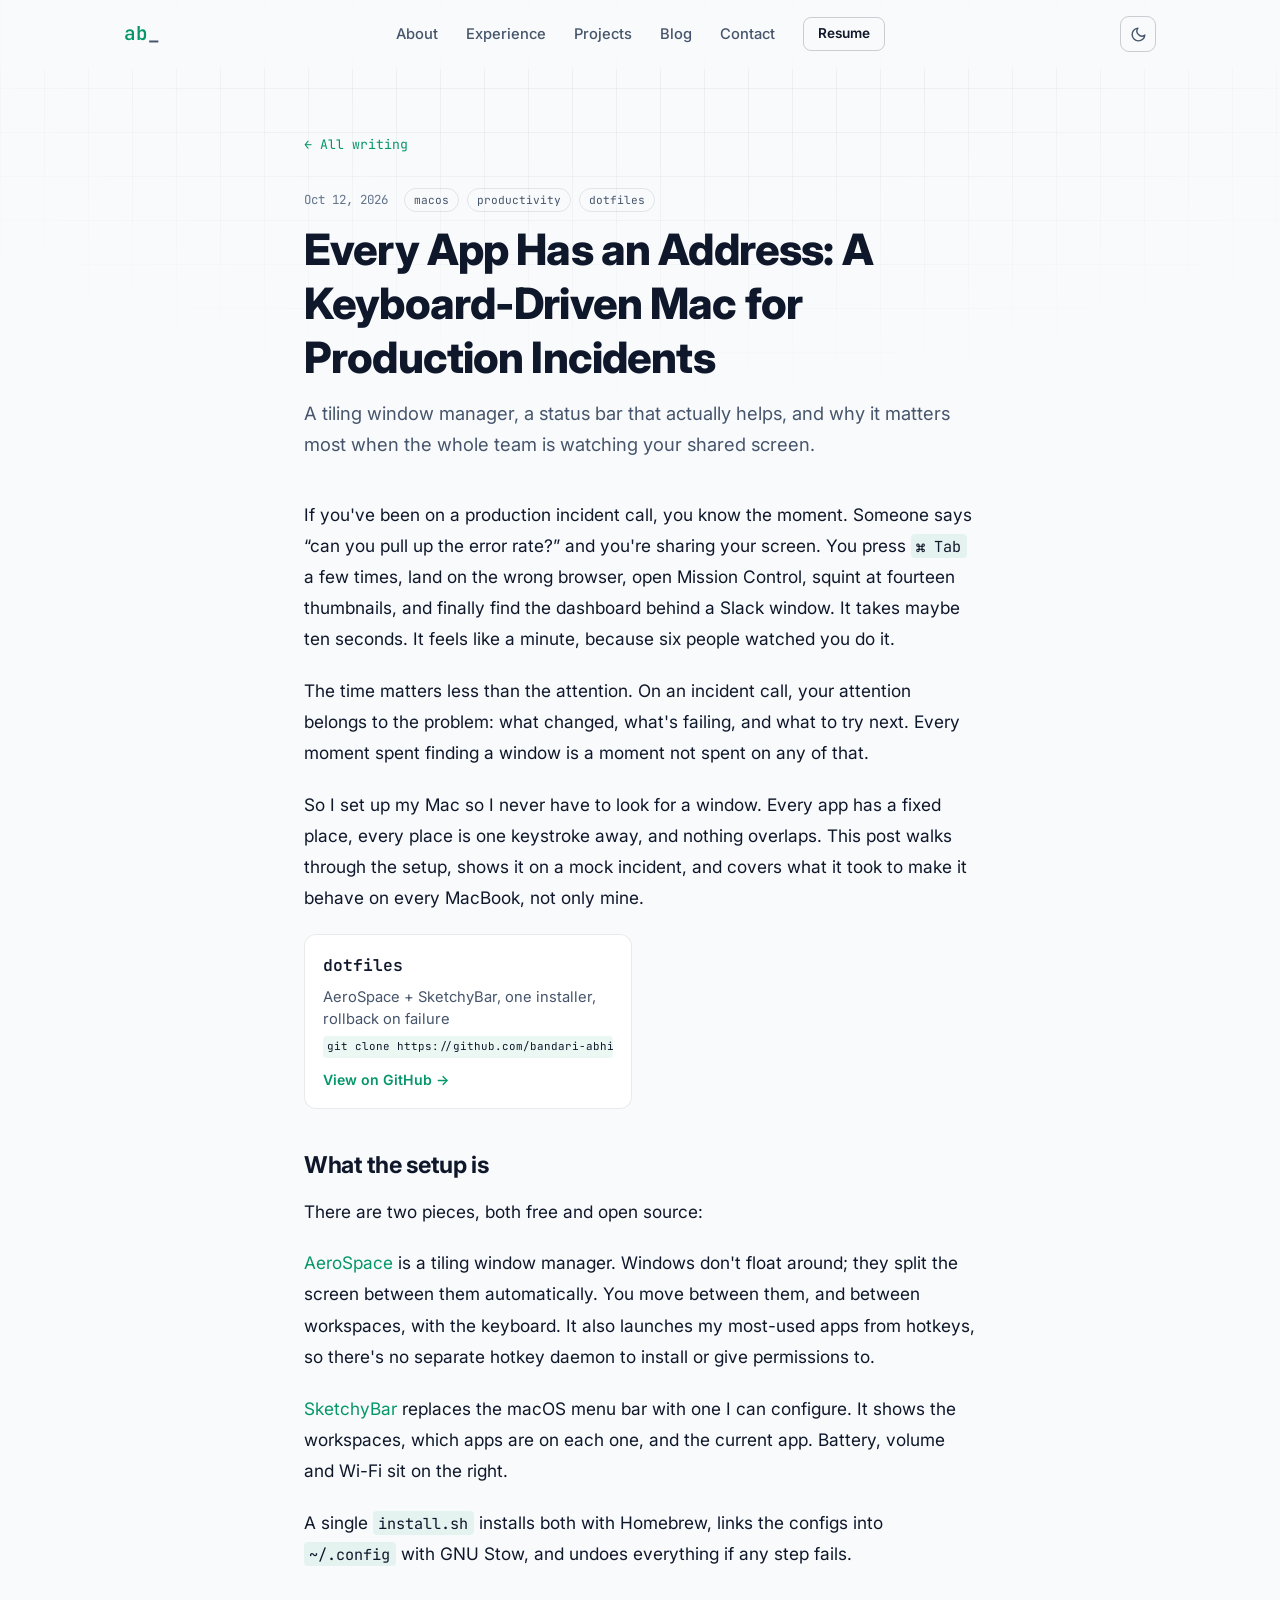
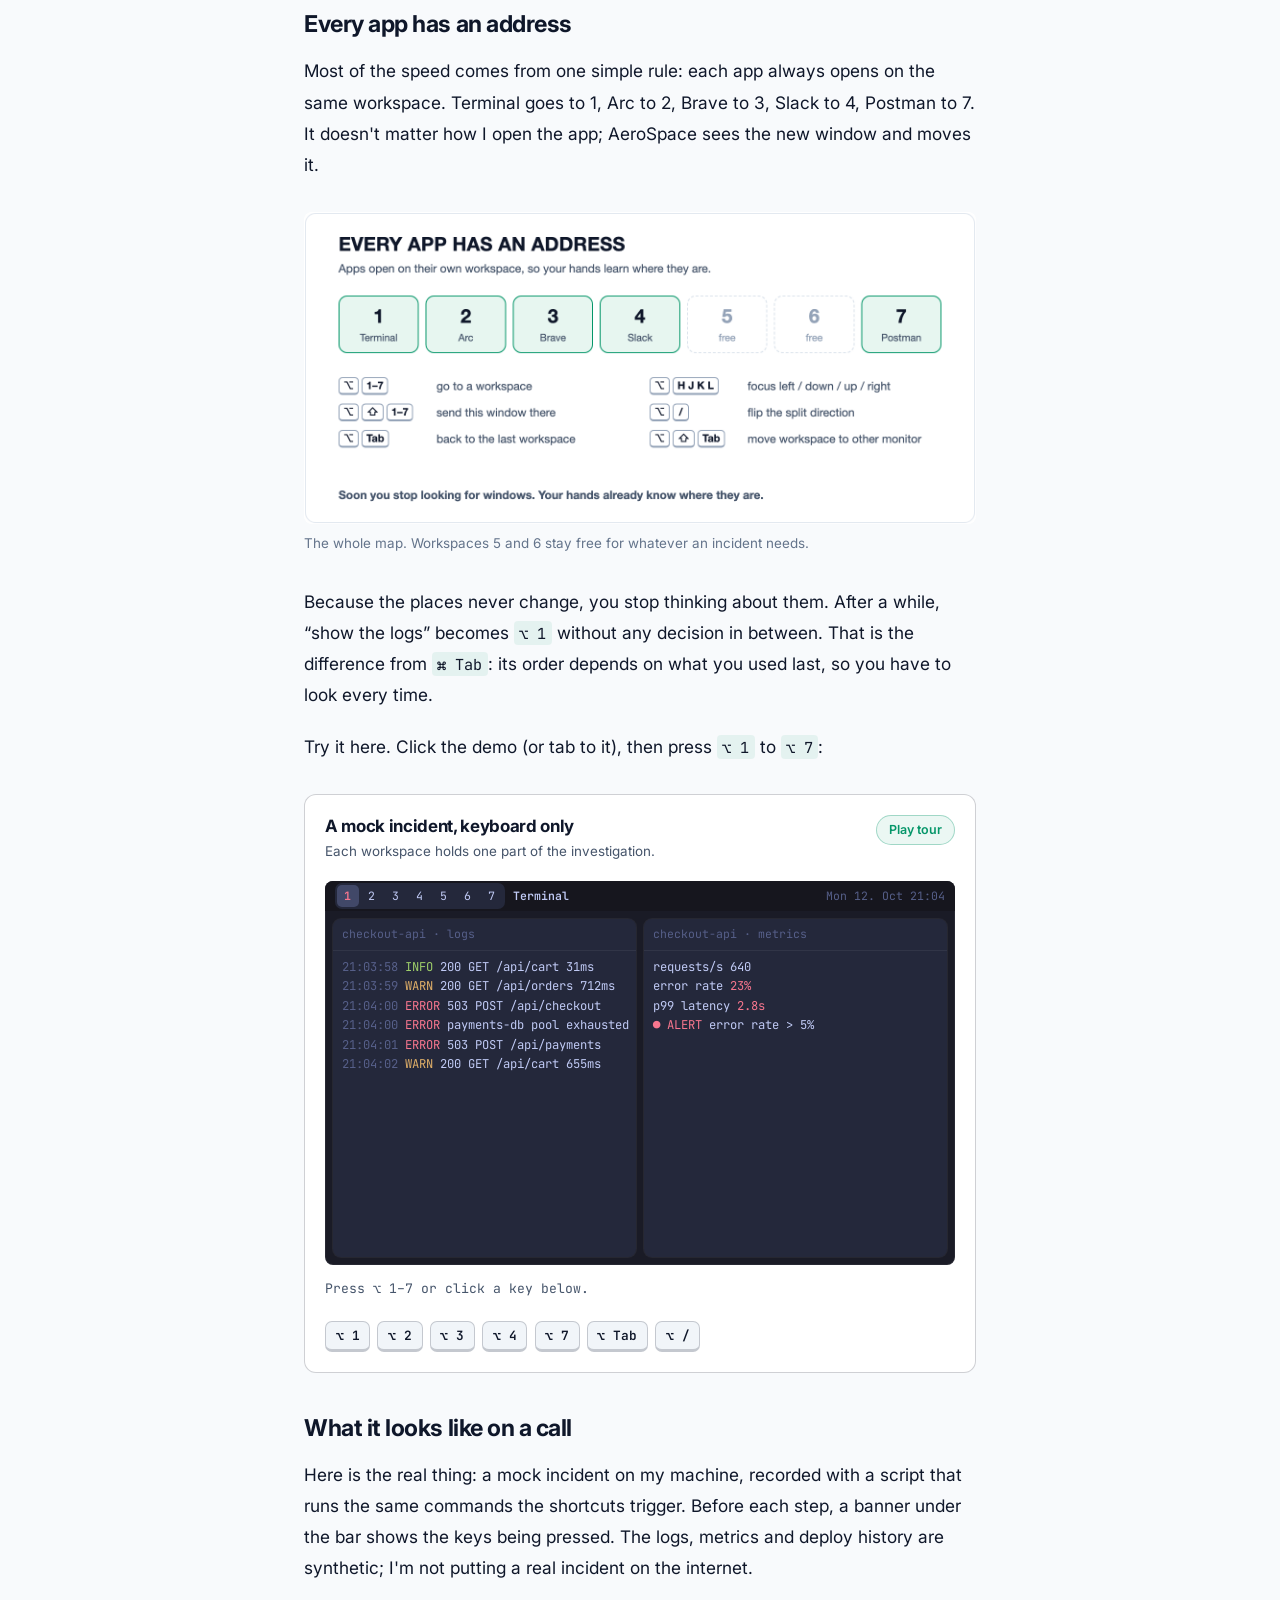
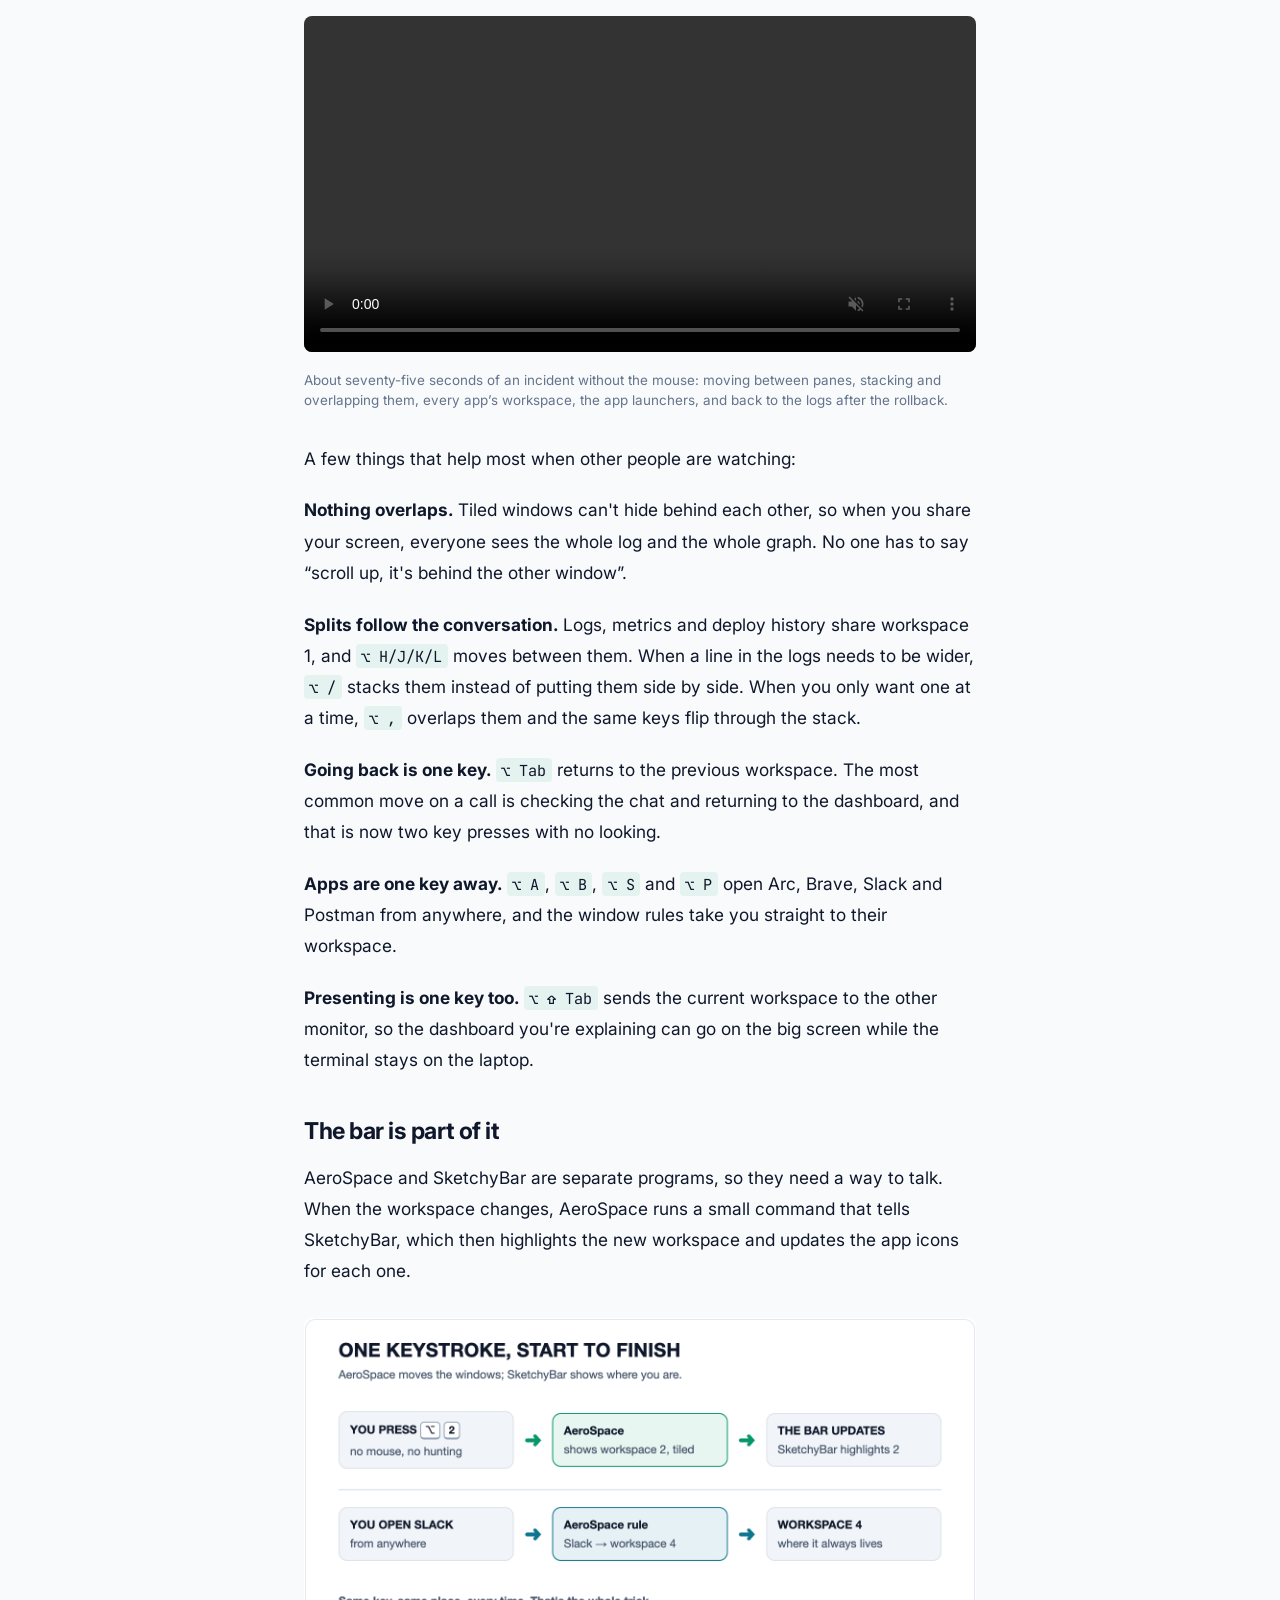
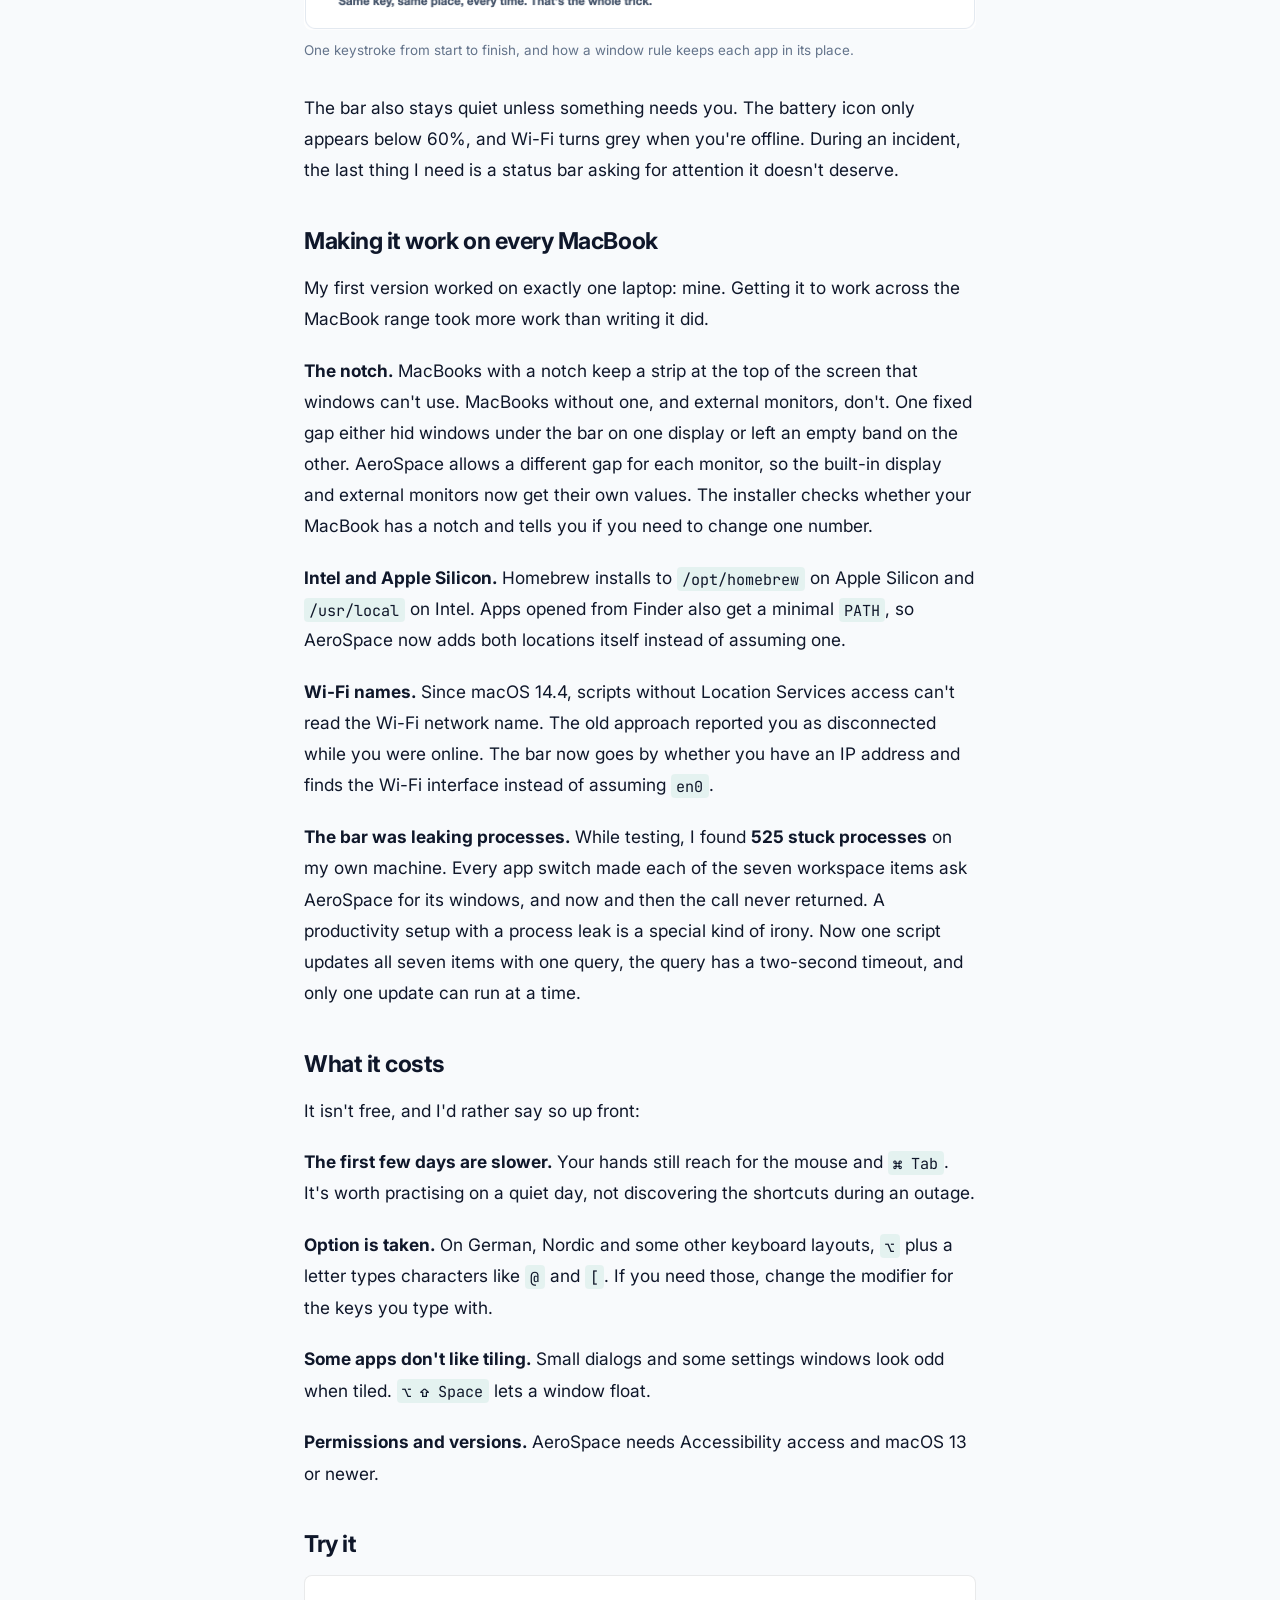
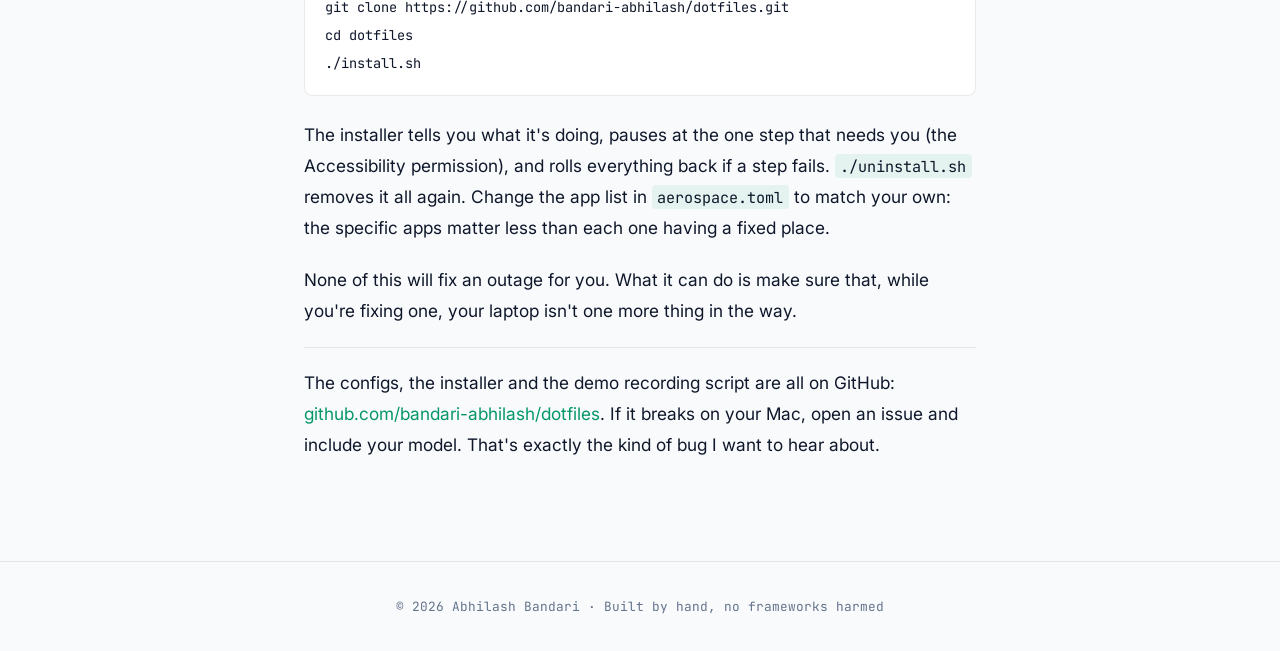
<file: blog/keyboard-driven-mac.html>
<!doctype html>
<html lang="en" data-theme="light">

<head>
    <meta charset="UTF-8" />
    <script>
        /* Apply saved theme before first paint to avoid a flash */
        try {
            var t = localStorage.getItem("theme");
            if (t === "dark" || t === "light") document.documentElement.dataset.theme = t;
        } catch (e) { }
    </script>
    <meta name="viewport" content="width=device-width, initial-scale=1.0" />
    <title>Every App Has an Address: A Keyboard-Driven Mac for Production Incidents — Abhilash Bandari</title>
    <meta name="description"
        content="A tiling window manager and a quiet status bar that make a MacBook faster to drive on production incident calls, and what it took to make the setup work on every MacBook." />
    <meta property="og:title" content="Every App Has an Address: A Keyboard-Driven Mac for Production Incidents" />
    <meta property="og:description"
        content="One keystroke to any app, no overlapping windows on a shared screen, and a setup that works on notched, non-notch and Intel MacBooks." />
    <meta property="og:type" content="article" />
    <meta property="og:image" content="https://bandariabhilash.com/blog/assets/tiling-workspace-map.png" />
    <link rel="icon" href="../favicon.svg" type="image/svg+xml" />
    <link rel="icon" href="../favicon-32.png" type="image/png" sizes="32x32" />
    <link rel="apple-touch-icon" href="../apple-touch-icon.png" />
    <link rel="preconnect" href="https://fonts.googleapis.com" />
    <link rel="preconnect" href="https://fonts.gstatic.com" crossorigin />
    <link
        href="https://fonts.googleapis.com/css2?family=Inter:wght@400;500;600;700;800&family=JetBrains+Mono:wght@400;500;600&display=swap"
        rel="stylesheet" />
    <link rel="stylesheet" href="../style.css" />
</head>

<body>
    <div class="bg-grid" aria-hidden="true"></div>

    <!-- Navigation -->
    <nav class="navbar" id="navbar">
        <div class="nav-container">
            <a href="../index.html" class="nav-logo">
                <span class="logo-mark">ab</span><span class="logo-cursor">_</span>
            </a>
            <div class="nav-menu" id="nav-menu">
                <a href="../index.html#about" class="nav-link">About</a>
                <a href="../index.html#experience" class="nav-link">Experience</a>
                <a href="../index.html#projects" class="nav-link">Projects</a>
                <a href="../index.html#blog" class="nav-link">Blog</a>
                <a href="../index.html#contact" class="nav-link">Contact</a>
                <a href="../AbhilashBandari-Resume.pdf" target="_blank"
                    class="btn btn--outline btn--sm nav-resume">Resume</a>
            </div>
            <div class="nav-actions">
                <button class="theme-toggle" id="theme-toggle" aria-label="Switch between light and dark mode">
                    <svg class="icon-moon" width="17" height="17" viewBox="0 0 24 24" fill="none" stroke="currentColor"
                        stroke-width="2" stroke-linecap="round" stroke-linejoin="round">
                        <path d="M21 12.79A9 9 0 1 1 11.21 3 7 7 0 0 0 21 12.79z"></path>
                    </svg>
                    <svg class="icon-sun" width="17" height="17" viewBox="0 0 24 24" fill="none" stroke="currentColor"
                        stroke-width="2" stroke-linecap="round" stroke-linejoin="round">
                        <circle cx="12" cy="12" r="5"></circle>
                        <line x1="12" y1="1" x2="12" y2="3"></line>
                        <line x1="12" y1="21" x2="12" y2="23"></line>
                        <line x1="4.22" y1="4.22" x2="5.64" y2="5.64"></line>
                        <line x1="18.36" y1="18.36" x2="19.78" y2="19.78"></line>
                        <line x1="1" y1="12" x2="3" y2="12"></line>
                        <line x1="21" y1="12" x2="23" y2="12"></line>
                        <line x1="4.22" y1="19.78" x2="5.64" y2="18.36"></line>
                        <line x1="18.36" y1="5.64" x2="19.78" y2="4.22"></line>
                    </svg>
                </button>
                <button class="nav-toggle" id="nav-toggle" aria-label="Toggle menu">
                    <span class="bar"></span>
                    <span class="bar"></span>
                    <span class="bar"></span>
                </button>
            </div>
        </div>
    </nav>

    <main class="article">
        <div class="article-container">
            <a class="article-back" href="../index.html#blog">← All writing</a>

            <header class="article-header">
                <div class="blog-meta">
                    <time datetime="2026-10-12">Oct 12, 2026</time>
                    <ul class="tags tags--sm">
                        <li>macos</li>
                        <li>productivity</li>
                        <li>dotfiles</li>
                    </ul>
                </div>
                <h1>Every App Has an Address: A Keyboard-Driven Mac for Production Incidents</h1>
                <p class="article-subtitle">
                    A tiling window manager, a status bar that actually helps, and why it matters most when
                    the whole team is watching your shared screen.
                </p>
            </header>

            <div class="article-body">
                <p>
                    If you've been on a production incident call, you know the moment. Someone says
                    “can you pull up the error rate?” and you're sharing your screen. You press
                    <code>⌘ Tab</code> a few times, land on the wrong browser, open Mission Control,
                    squint at fourteen thumbnails, and finally find the dashboard behind a Slack window.
                    It takes maybe ten seconds. It feels like a minute, because six people watched
                    you do it.
                </p>
                <p>
                    The time matters less than the attention. On an incident call, your attention
                    belongs to the problem: what changed, what's failing, and what to try next.
                    Every moment spent finding a window is a moment not spent on any of that.
                </p>
                <p>
                    So I set up my Mac so I never have to look for a window. Every app has a fixed
                    place, every place is one keystroke away, and nothing overlaps. This post walks
                    through the setup, shows it on a mock incident, and covers what it took to make it
                    behave on every MacBook, not only mine.
                </p>

                <div class="repo-cards">
                    <a class="repo-card" href="https://github.com/bandari-abhilash/dotfiles" target="_blank" rel="noopener">
                        <span class="repo-card-name">dotfiles</span>
                        <span class="repo-card-desc">AeroSpace + SketchyBar, one installer, rollback on failure</span>
                        <code>git clone https://github.com/bandari-abhilash/dotfiles</code>
                        <span class="repo-card-cta">View on GitHub →</span>
                    </a>
                </div>

                <h2>What the setup is</h2>
                <p>
                    There are two pieces, both free and open source:
                </p>
                <p>
                    <a href="https://github.com/nikitabobko/AeroSpace" target="_blank" rel="noopener">AeroSpace</a>
                    is a tiling window manager. Windows don't float around; they split the screen
                    between them automatically. You move between them, and between workspaces, with the
                    keyboard. It also launches my most-used apps from hotkeys, so there's no separate
                    hotkey daemon to install or give permissions to.
                </p>
                <p>
                    <a href="https://github.com/FelixKratz/SketchyBar" target="_blank" rel="noopener">SketchyBar</a>
                    replaces the macOS menu bar with one I can configure. It shows the workspaces, which apps are
                    on each one, and the current app. Battery, volume and Wi-Fi sit on the right.
                </p>
                <p>
                    A single <code>install.sh</code> installs both with Homebrew, links the configs into
                    <code>~/.config</code> with GNU Stow, and undoes everything if any step fails.
                </p>

                <h2>Every app has an address</h2>
                <p>
                    Most of the speed comes from one simple rule: each app always opens on the same
                    workspace. Terminal goes to 1, Arc to 2, Brave to 3, Slack to 4, Postman to 7. It
                    doesn't matter how I open the app; AeroSpace sees the new window and moves it.
                </p>
                <figure class="article-figure">
                    <a href="assets/tiling-workspace-map.png" target="_blank" rel="noopener">
                        <img src="assets/tiling-workspace-map.png" width="1400" height="650"
                            alt="Workspaces 1 to 7. Terminal is on 1, Arc on 2, Brave on 3, Slack on 4, and Postman on 7; 5 and 6 are free. Option plus a number goes to a workspace, Option Shift plus a number sends the window there, Option Tab goes back, Option H J K L moves focus, Option slash flips the split, and Option Shift Tab moves the workspace to the other monitor." />
                    </a>
                    <figcaption>The whole map. Workspaces 5 and 6 stay free for whatever an incident needs.</figcaption>
                </figure>
                <p>
                    Because the places never change, you stop thinking about them. After a while,
                    “show the logs” becomes <code>⌥ 1</code> without any decision in between. That is
                    the difference from <code>⌘ Tab</code>: its order depends on what you used last,
                    so you have to look every time.
                </p>
                <p>Try it here. Click the demo (or tab to it), then press <code>⌥ 1</code> to <code>⌥ 7</code>:</p>

                <section class="ws-demo" tabindex="0" aria-label="Interactive workspace demo">
                    <div class="race-heading">
                        <div>
                            <h3>A mock incident, keyboard only</h3>
                            <p>Each workspace holds one part of the investigation.</p>
                        </div>
                        <button class="race-replay ws-tour" type="button">Play tour</button>
                    </div>
                    <div class="ws-screen">
                        <div class="ws-bar" aria-hidden="true">
                            <div class="ws-pills">
                                <span class="ws-pill" data-ws="1">1</span>
                                <span class="ws-pill" data-ws="2">2</span>
                                <span class="ws-pill" data-ws="3">3</span>
                                <span class="ws-pill" data-ws="4">4</span>
                                <span class="ws-pill" data-ws="5">5</span>
                                <span class="ws-pill" data-ws="6">6</span>
                                <span class="ws-pill" data-ws="7">7</span>
                            </div>
                            <span class="ws-front-app">Terminal</span>
                            <span class="ws-bar-right">Mon 12. Oct 21:04</span>
                        </div>
                        <div class="ws-desk">
                            <div class="ws-pane" data-ws="1" data-app="Terminal">
                                <div class="ws-win">
                                    <div class="ws-win-title">checkout-api · logs</div>
                                    <div class="ws-win-body">
                                        <div><span class="dim">21:03:58</span> <span class="ok">INFO</span>  200 GET /api/cart 31ms</div>
                                        <div><span class="dim">21:03:59</span> <span class="warn">WARN</span>  200 GET /api/orders 712ms</div>
                                        <div><span class="dim">21:04:00</span> <span class="err">ERROR</span> 503 POST /api/checkout</div>
                                        <div><span class="dim">21:04:00</span> <span class="err">ERROR</span> payments-db pool exhausted</div>
                                        <div><span class="dim">21:04:01</span> <span class="err">ERROR</span> 503 POST /api/payments</div>
                                        <div><span class="dim">21:04:02</span> <span class="warn">WARN</span>  200 GET /api/cart 655ms</div>
                                    </div>
                                </div>
                                <div class="ws-win">
                                    <div class="ws-win-title">checkout-api · metrics</div>
                                    <div class="ws-win-body">
                                        <div>requests/s   640</div>
                                        <div>error rate   <span class="err">23%</span></div>
                                        <div>p99 latency  <span class="err">2.8s</span></div>
                                        <div><span class="err">● ALERT</span> error rate &gt; 5%</div>
                                    </div>
                                </div>
                            </div>
                            <div class="ws-pane is-single" data-ws="2" data-app="Arc" hidden>
                                <div class="ws-win">
                                    <div class="ws-win-title">Grafana · checkout overview</div>
                                    <div class="ws-win-body">
                                        <div>5xx responses, last 30 min</div>
                                        <div class="ws-chart" aria-hidden="true">
                                            <span style="height:8%"></span><span style="height:10%"></span>
                                            <span style="height:7%"></span><span style="height:9%"></span>
                                            <span style="height:8%"></span><span style="height:11%"></span>
                                            <span class="err" style="height:55%"></span><span class="err" style="height:80%"></span>
                                            <span class="err" style="height:92%"></span><span class="err" style="height:86%"></span>
                                            <span class="err" style="height:90%"></span><span class="err" style="height:88%"></span>
                                        </div>
                                    </div>
                                </div>
                            </div>
                            <div class="ws-pane is-single" data-ws="3" data-app="Brave Browser" hidden>
                                <div class="ws-win">
                                    <div class="ws-win-title">Runbook · checkout-api</div>
                                    <div class="ws-win-body">
                                        <div>1. Check the deploy log for the last release</div>
                                        <div>2. Check the payments-db connection pool</div>
                                        <div>3. If the release is suspect: roll back</div>
                                        <div class="dim">   kubectl rollout undo deploy/checkout-api</div>
                                        <div>4. Post status in #incident every 15 min</div>
                                    </div>
                                </div>
                            </div>
                            <div class="ws-pane is-single" data-ws="4" data-app="Slack" hidden>
                                <div class="ws-win">
                                    <div class="ws-win-title">#incident-checkout</div>
                                    <div class="ws-win-body">
                                        <div><span class="warn">on-call</span>  error rate on checkout at 23%</div>
                                        <div><span class="warn">on-call</span>  v2.14.1 went out 12 min ago</div>
                                        <div><span class="ok">lead</span>     agreed, roll it back</div>
                                        <div><span class="warn">on-call</span>  rolling back now</div>
                                    </div>
                                </div>
                            </div>
                            <div class="ws-pane is-single" data-ws="5" data-app="" hidden></div>
                            <div class="ws-pane is-single" data-ws="6" data-app="" hidden></div>
                            <div class="ws-pane is-single" data-ws="7" data-app="Postman" hidden>
                                <div class="ws-win">
                                    <div class="ws-win-title">Postman · POST /api/checkout</div>
                                    <div class="ws-win-body">
                                        <div><span class="err">503 Service Unavailable</span>  2.91 s</div>
                                        <div class="dim">{ "error": "upstream timeout" }</div>
                                    </div>
                                </div>
                            </div>
                        </div>
                    </div>
                    <p class="ws-hint ws-status" aria-live="polite">Press ⌥ 1–7 or click a key below.</p>
                    <div class="ws-keys">
                        <button class="ws-key" type="button" data-key="1">⌥ 1</button>
                        <button class="ws-key" type="button" data-key="2">⌥ 2</button>
                        <button class="ws-key" type="button" data-key="3">⌥ 3</button>
                        <button class="ws-key" type="button" data-key="4">⌥ 4</button>
                        <button class="ws-key" type="button" data-key="7">⌥ 7</button>
                        <button class="ws-key" type="button" data-key="tab">⌥ Tab</button>
                        <button class="ws-key" type="button" data-key="/">⌥ /</button>
                    </div>
                </section>

                <h2>What it looks like on a call</h2>
                <p>
                    Here is the real thing: a mock incident on my machine, recorded with a script that
                    runs the same commands the shortcuts trigger. Before each step, a banner under the
                    bar shows the keys being pressed. The logs, metrics and deploy history are synthetic;
                    I'm not putting a real incident on the internet.
                </p>
                <figure class="article-figure">
                    <video controls muted playsinline preload="metadata" width="1920" height="1248"
                        style="width:100%;height:auto;border-radius:var(--radius-sm)"
                        src="assets/aerospace-demo.mp4">
                        <a href="assets/aerospace-demo.mp4">Download the demo video</a>
                    </video>
                    <figcaption>About seventy-five seconds of an incident without the mouse: moving between panes, stacking and overlapping them, every app’s workspace, the app launchers, and back to the logs after the rollback.</figcaption>
                </figure>
                <p>A few things that help most when other people are watching:</p>
                <p>
                    <strong>Nothing overlaps.</strong> Tiled windows can't hide behind each other, so
                    when you share your screen, everyone sees the whole log and the whole graph. No
                    one has to say “scroll up, it's behind the other window”.
                </p>
                <p>
                    <strong>Splits follow the conversation.</strong> Logs, metrics and deploy history
                    share workspace 1, and <code>⌥ H/J/K/L</code> moves between them. When a line in the
                    logs needs to be wider, <code>⌥ /</code> stacks them instead of putting them side by
                    side. When you only want one at a time, <code>⌥ ,</code> overlaps them and the same
                    keys flip through the stack.
                </p>
                <p>
                    <strong>Going back is one key.</strong> <code>⌥ Tab</code> returns to the previous
                    workspace. The most common move on a call is checking the chat and returning to the
                    dashboard, and that is now two key presses with no looking.
                </p>
                <p>
                    <strong>Apps are one key away.</strong> <code>⌥ A</code>, <code>⌥ B</code>,
                    <code>⌥ S</code> and <code>⌥ P</code> open Arc, Brave, Slack and Postman from
                    anywhere, and the window rules take you straight to their workspace.
                </p>
                <p>
                    <strong>Presenting is one key too.</strong> <code>⌥ ⇧ Tab</code> sends the current
                    workspace to the other monitor, so the dashboard you're explaining can go on the big
                    screen while the terminal stays on the laptop.
                </p>

                <h2>The bar is part of it</h2>
                <p>
                    AeroSpace and SketchyBar are separate programs, so they need a way to talk. When the
                    workspace changes, AeroSpace runs a small command that tells SketchyBar, which then
                    highlights the new workspace and updates the app icons for each one.
                </p>
                <figure class="article-figure">
                    <a href="assets/tiling-keystroke-flow.png" target="_blank" rel="noopener">
                        <img src="assets/tiling-keystroke-flow.png" width="1400" height="650"
                            alt="Pressing Option 2 makes AeroSpace show workspace 2, tiled, and SketchyBar then highlights workspace 2. Separately, opening Slack from anywhere triggers an AeroSpace rule that puts it on workspace 4." />
                    </a>
                    <figcaption>One keystroke from start to finish, and how a window rule keeps each app in its place.</figcaption>
                </figure>
                <p>
                    The bar also stays quiet unless something needs you. The battery icon only appears
                    below 60%, and Wi-Fi turns grey when you're offline. During an incident, the
                    last thing I need is a status bar asking for attention it doesn't deserve.
                </p>

                <h2>Making it work on every MacBook</h2>
                <p>
                    My first version worked on exactly one laptop: mine. Getting it to work across the
                    MacBook range took more work than writing it did.
                </p>
                <p>
                    <strong>The notch.</strong> MacBooks with a notch keep a strip at the top of the
                    screen that windows can't use. MacBooks without one, and external monitors, don't.
                    One fixed gap either hid windows under the bar on one display or left an empty band on the other.
                    AeroSpace allows a different gap for each monitor, so the built-in display and
                    external monitors now get their own values. The installer checks whether your MacBook
                    has a notch and tells you if you need to change one number.
                </p>
                <p>
                    <strong>Intel and Apple Silicon.</strong> Homebrew installs to
                    <code>/opt/homebrew</code> on Apple Silicon and <code>/usr/local</code> on Intel.
                    Apps opened from Finder also get a minimal <code>PATH</code>, so AeroSpace now adds
                    both locations itself instead of assuming one.
                </p>
                <p>
                    <strong>Wi-Fi names.</strong> Since macOS 14.4, scripts without Location Services
                    access can't read the Wi-Fi network name. The old approach reported you as
                    disconnected while you were online. The bar now goes by whether you have an IP
                    address and finds the Wi-Fi interface instead of assuming <code>en0</code>.
                </p>
                <p>
                    <strong>The bar was leaking processes.</strong> While testing, I found
                    <strong>525 stuck processes</strong> on my own machine. Every app switch made each of the
                    seven workspace items ask AeroSpace for its windows, and now and then the call
                    never returned. A productivity setup with a process leak is a special kind of
                    irony. Now one script updates all seven items with one query, the query has a
                    two-second timeout, and only one update can run at a time.
                </p>

                <h2>What it costs</h2>
                <p>It isn't free, and I'd rather say so up front:</p>
                <p>
                    <strong>The first few days are slower.</strong> Your hands still reach for the mouse
                    and <code>⌘ Tab</code>. It's worth practising on a quiet day, not discovering
                    the shortcuts during an outage.
                </p>
                <p>
                    <strong>Option is taken.</strong> On German, Nordic and some other keyboard layouts,
                    <code>⌥</code> plus a letter types characters like <code>@</code> and <code>[</code>.
                    If you need those, change the modifier for the keys you type with.
                </p>
                <p>
                    <strong>Some apps don't like tiling.</strong> Small dialogs and some settings windows
                    look odd when tiled. <code>⌥ ⇧ Space</code> lets a window float.
                </p>
                <p>
                    <strong>Permissions and versions.</strong> AeroSpace needs Accessibility access and
                    macOS 13 or newer.
                </p>

                <h2>Try it</h2>
                <pre><code>git clone https://github.com/bandari-abhilash/dotfiles.git
cd dotfiles
./install.sh</code></pre>
                <p>
                    The installer tells you what it's doing, pauses at the one step that needs you
                    (the Accessibility permission), and rolls everything back if a step fails.
                    <code>./uninstall.sh</code> removes it all again. Change the app list in
                    <code>aerospace.toml</code> to match your own: the specific apps matter less than
                    each one having a fixed place.
                </p>
                <p>
                    None of this will fix an outage for you. What it can do is make sure that, while
                    you're fixing one, your laptop isn't one more thing in the way.
                </p>
                <p class="article-github">
                    The configs, the installer and the demo recording script are all on GitHub:
                    <a href="https://github.com/bandari-abhilash/dotfiles" target="_blank" rel="noopener">github.com/bandari-abhilash/dotfiles</a>.
                    If it breaks on your Mac, open an issue and include your model. That's exactly the
                    kind of bug I want to hear about.
                </p>
            </div>
        </div>
    </main>

    <!-- Footer -->
    <footer class="footer">
        <div class="container">
            <p>© 2026 Abhilash Bandari · Built by hand, no frameworks harmed</p>
        </div>
    </footer>

    <script src="../app.js"></script>
    <script src="workspace-demo.js"></script>
    <script data-goatcounter="https://bandariabhilash.goatcounter.com/count"
        async src="//gc.zgo.at/count.js"></script>
</body>

</html>
</file>
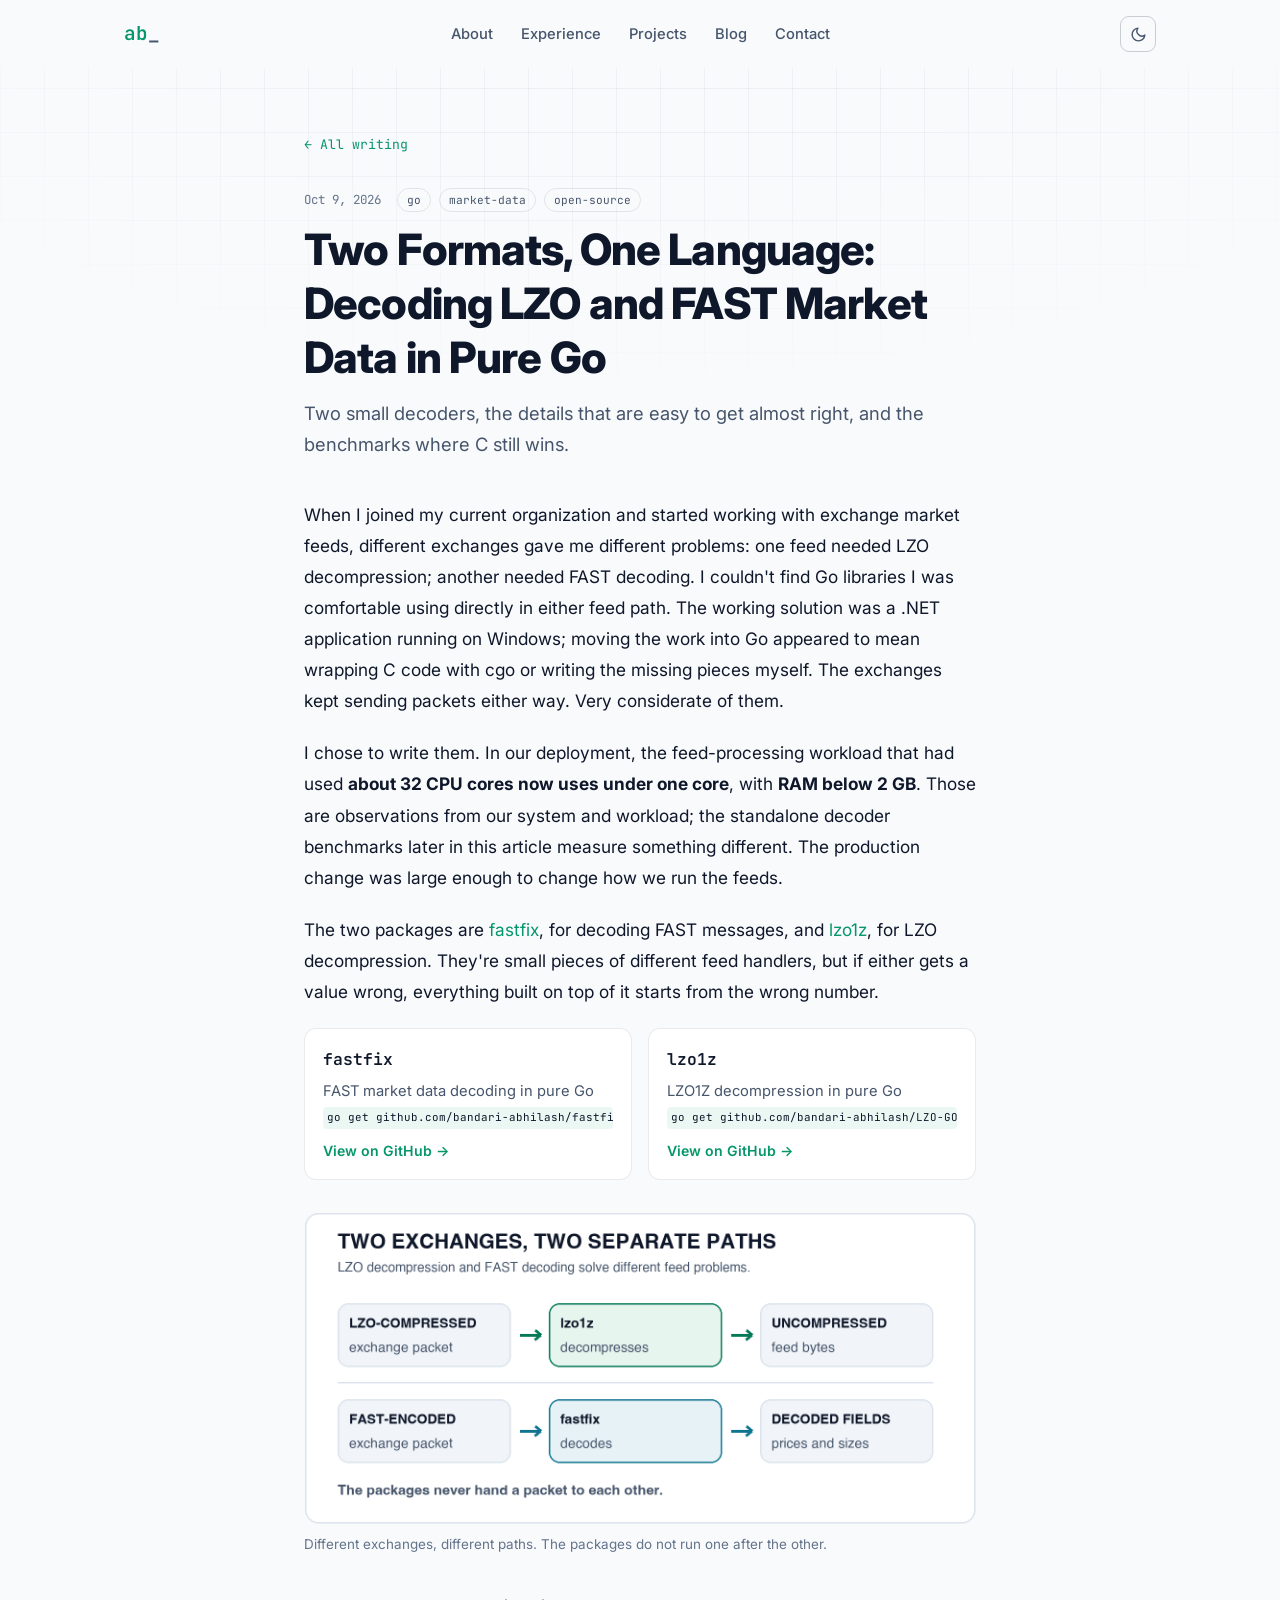
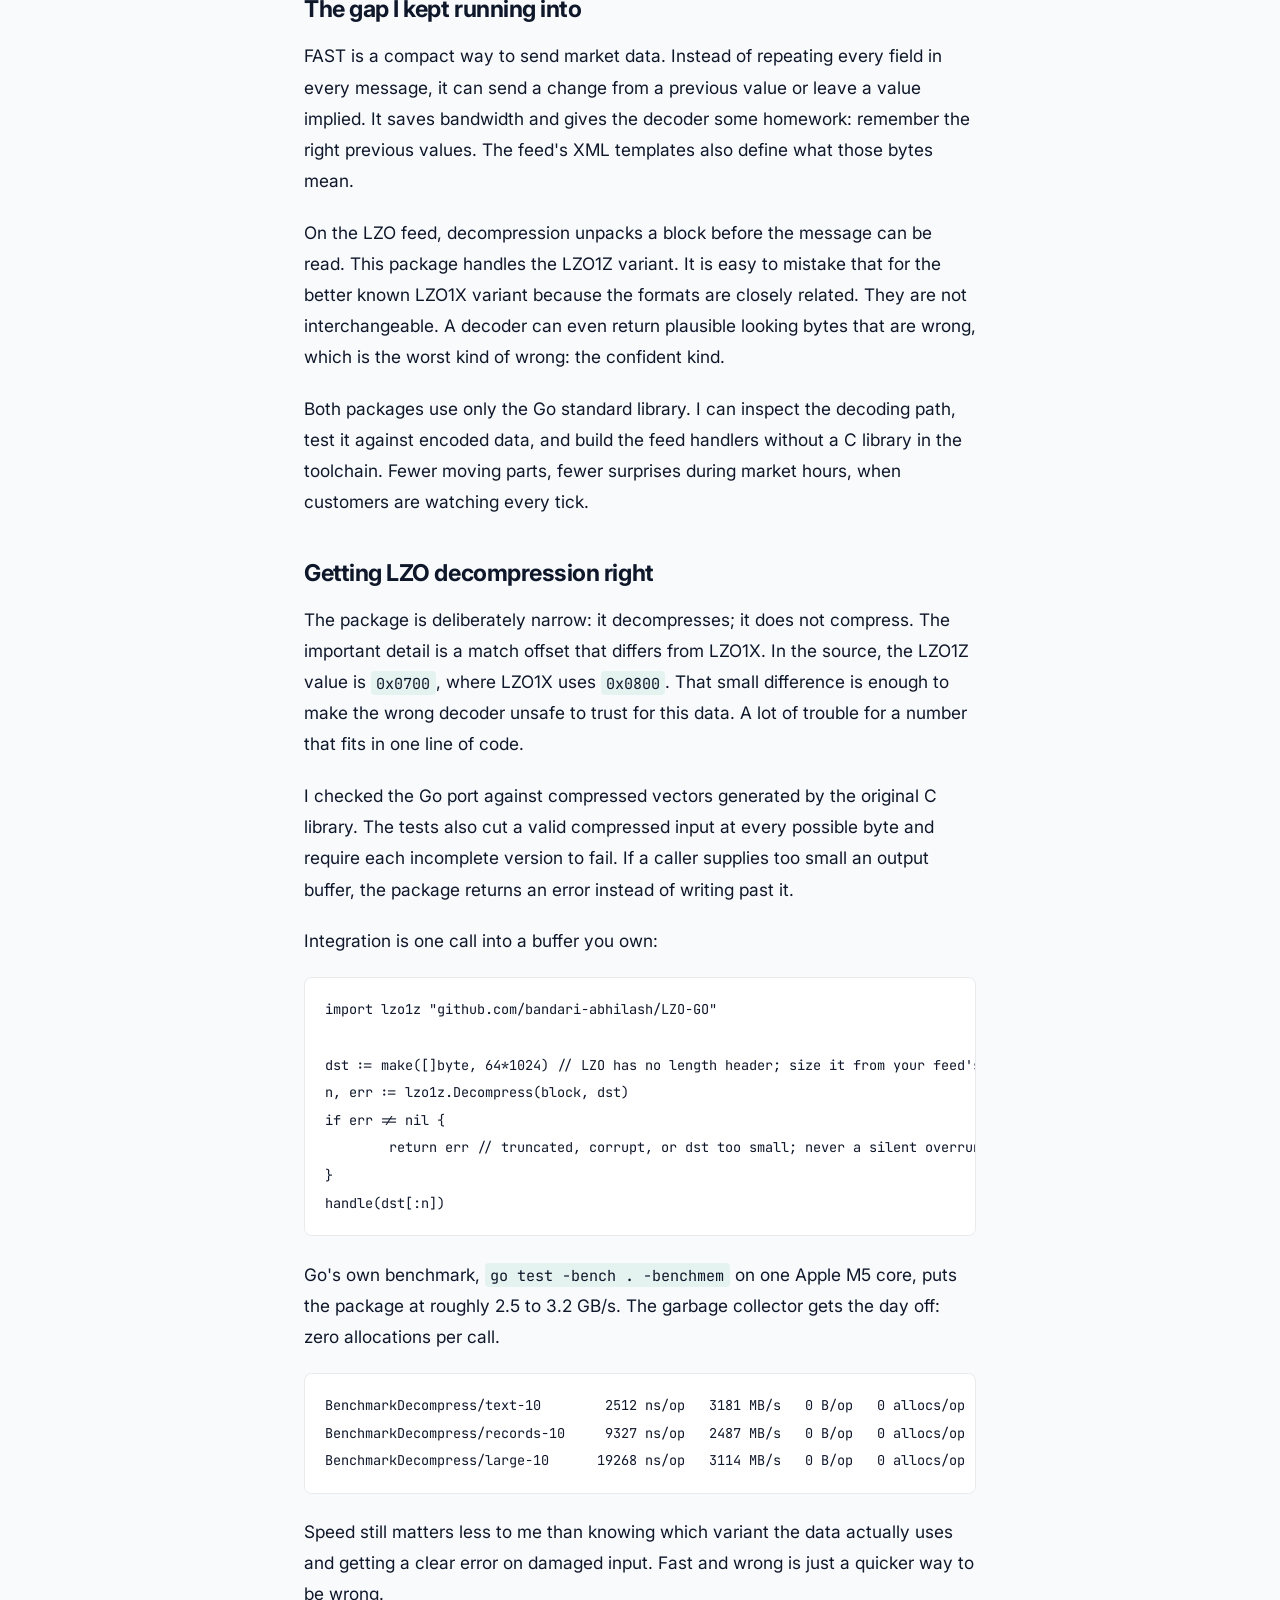
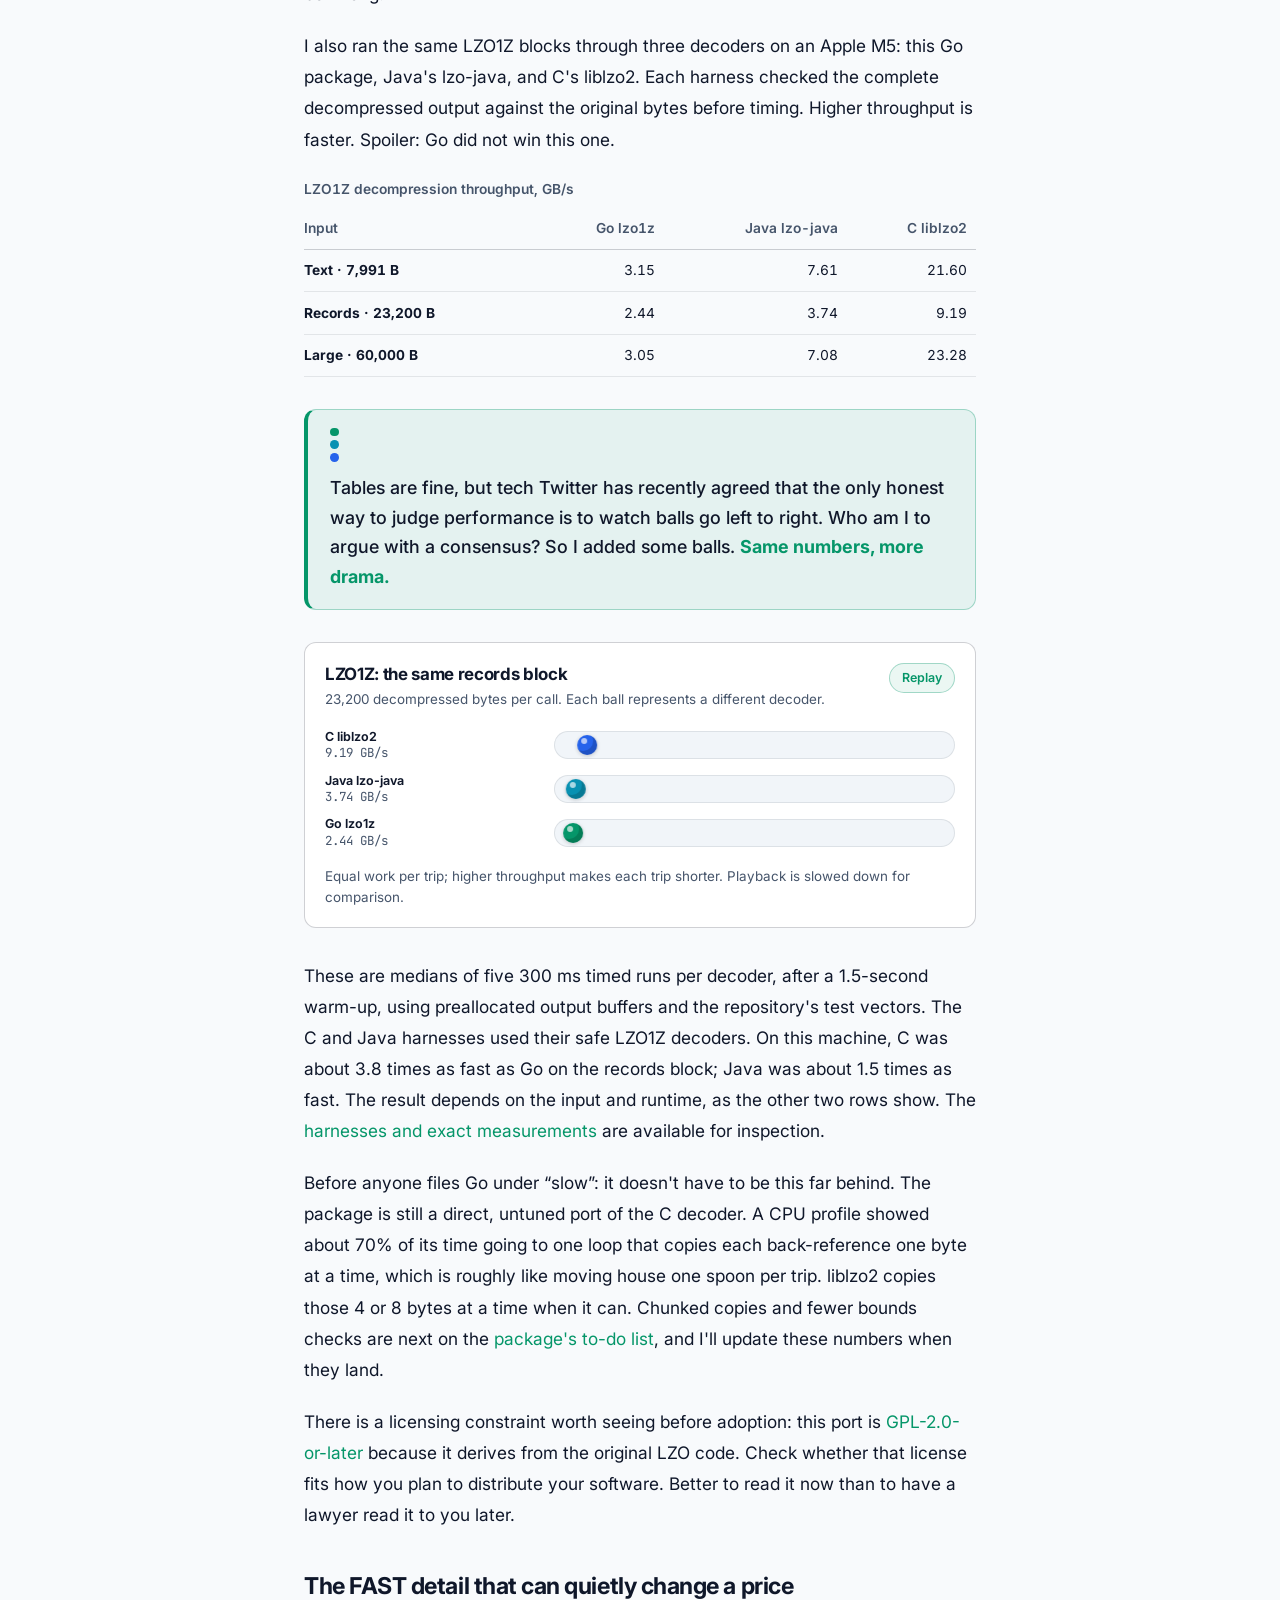
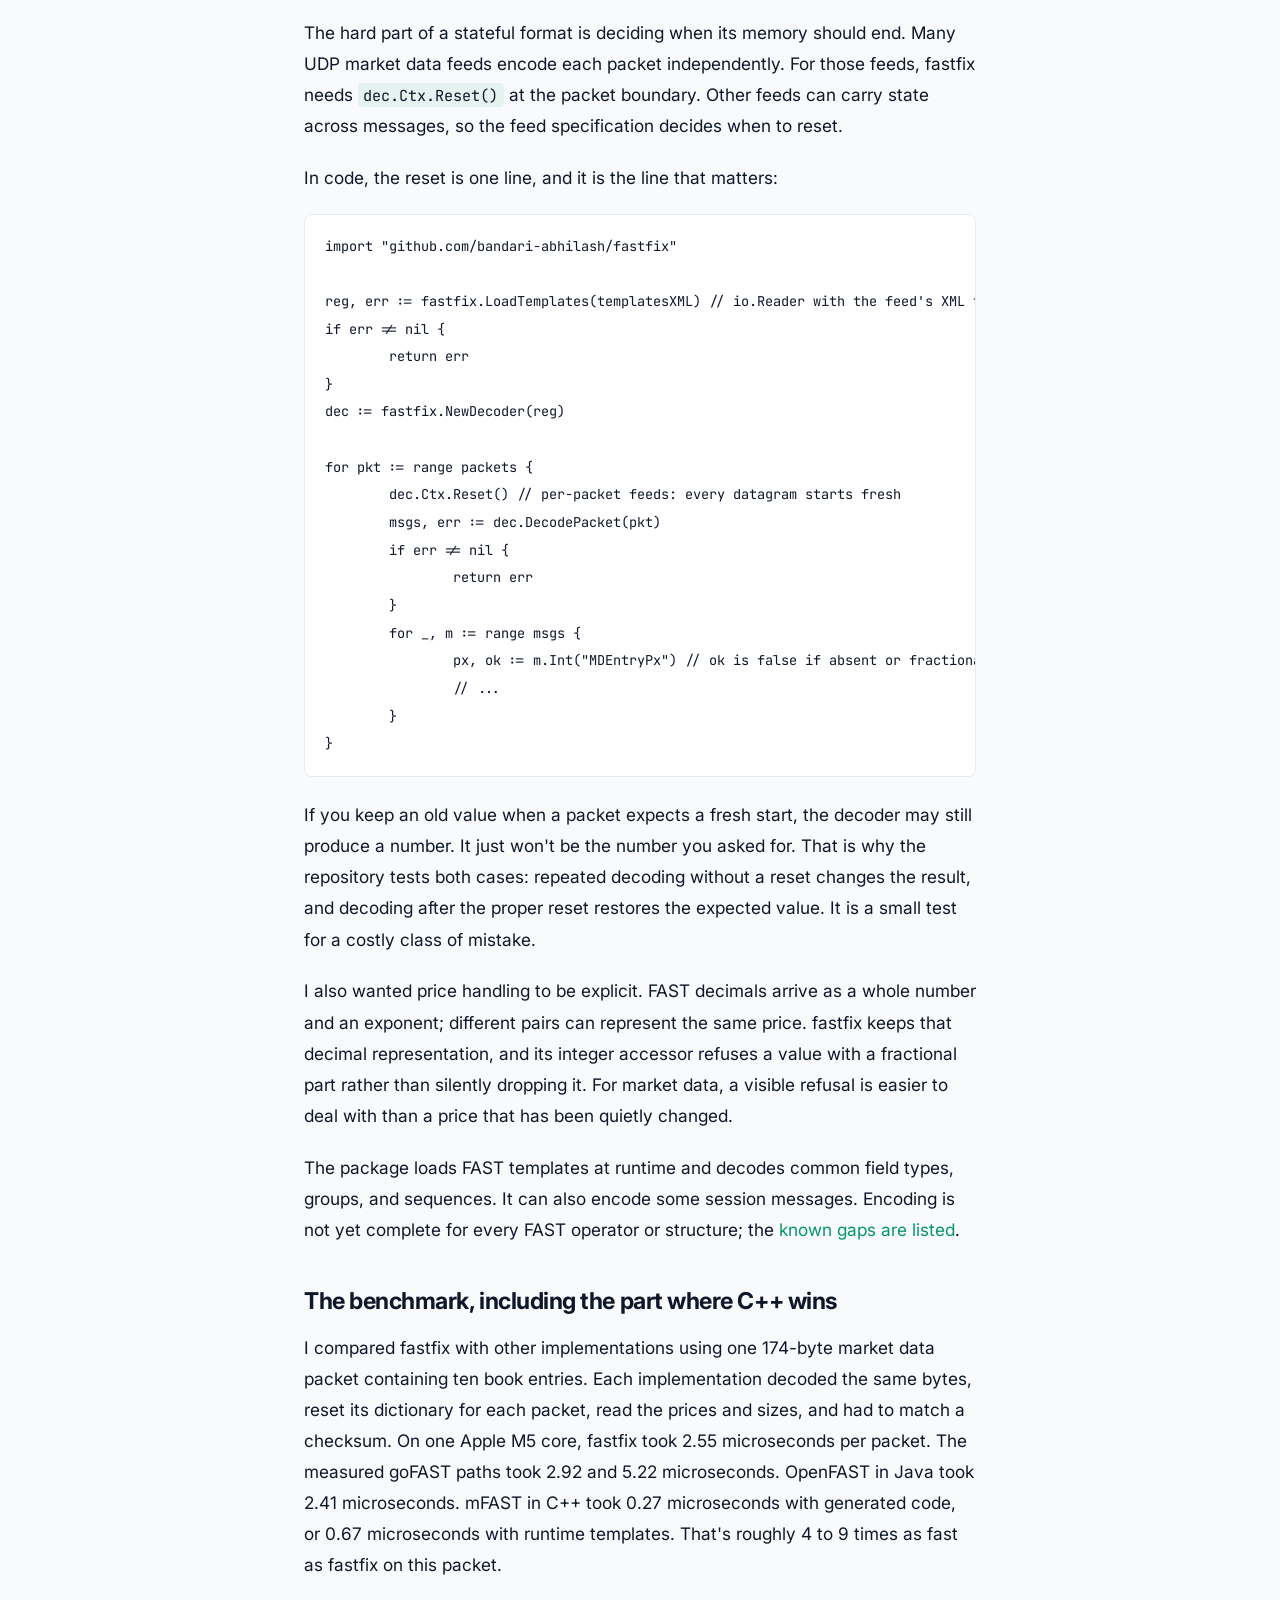
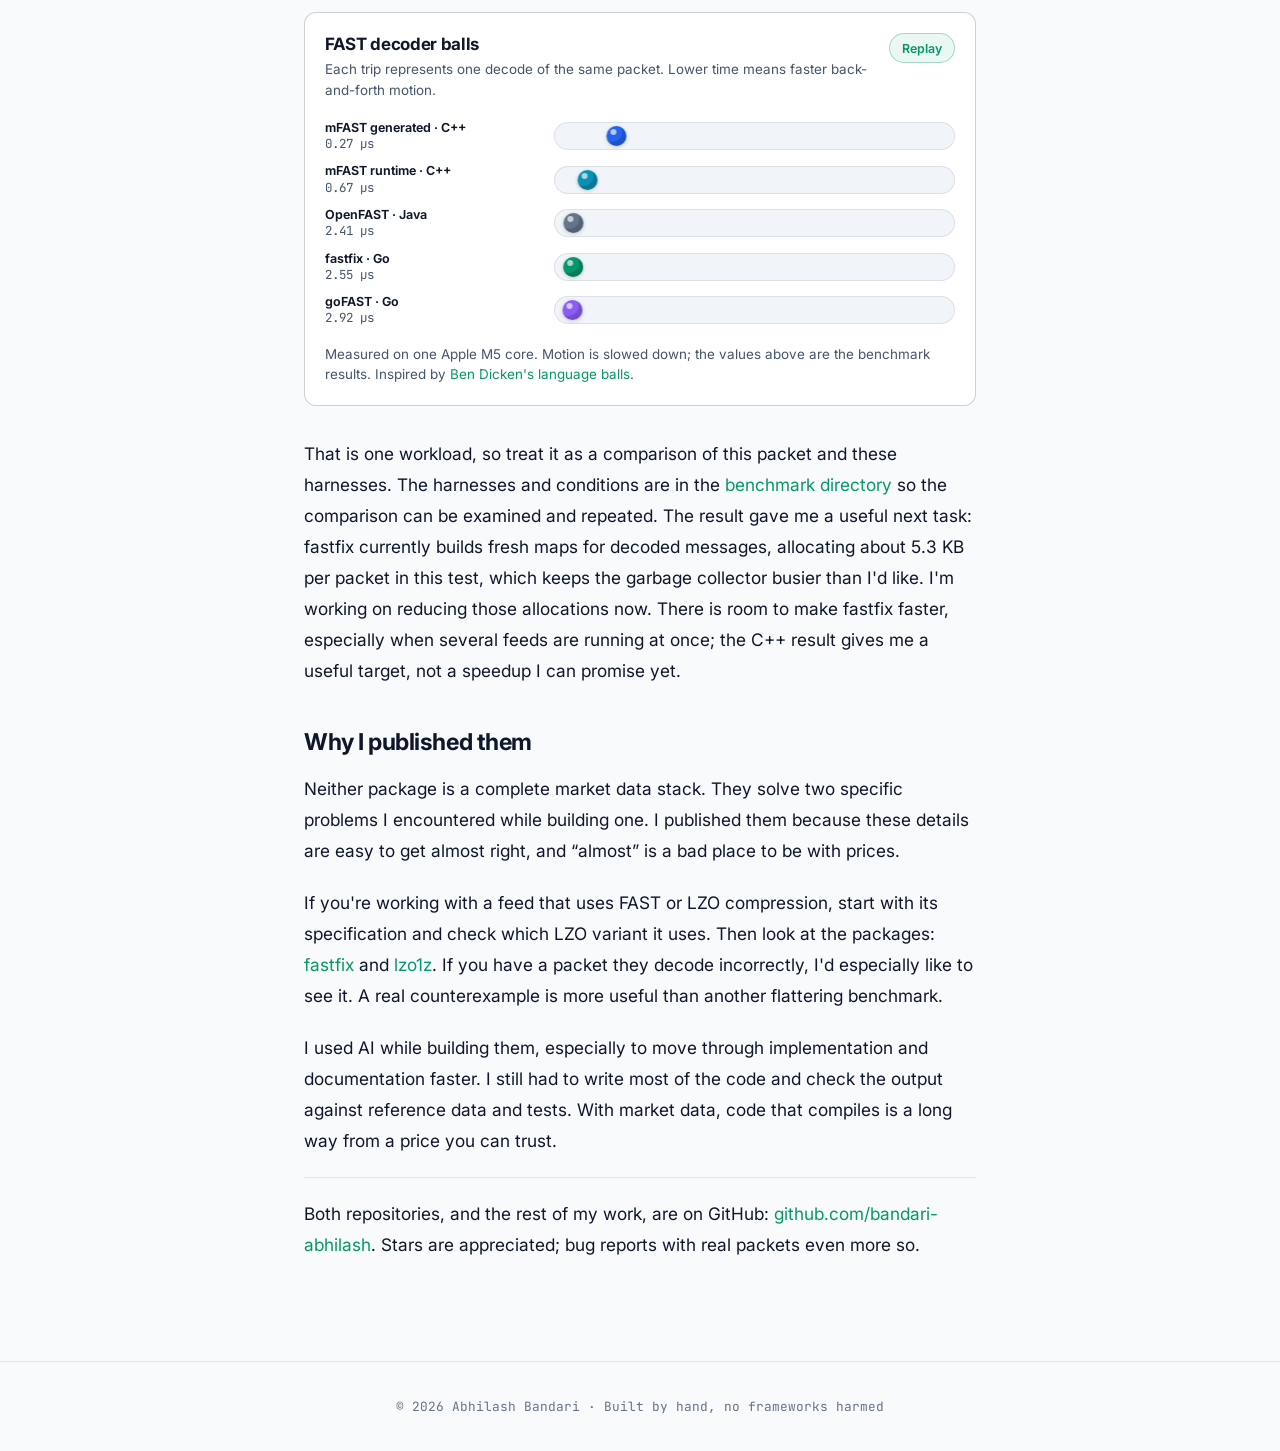
<file: blog/two-go-libraries.html>
<!doctype html>
<html lang="en" data-theme="light">

<head>
    <meta charset="UTF-8" />
    <script>
        /* Apply saved theme before first paint to avoid a flash */
        try {
            var t = localStorage.getItem("theme");
            if (t === "dark" || t === "light") document.documentElement.dataset.theme = t;
        } catch (e) { }
    </script>
    <meta name="viewport" content="width=device-width, initial-scale=1.0" />
    <title>Two Formats, One Language: Decoding LZO and FAST Market Data in Pure Go — Abhilash Bandari</title>
    <meta name="description"
        content="Two Go libraries for different exchange feeds: LZO decompression on one path, FAST decoding on another, and lower CPU use in our deployment." />
    <meta property="og:title" content="Two Formats, One Language: Decoding LZO and FAST Market Data in Pure Go" />
    <meta property="og:description"
        content="A Windows exchange-feed workload used about 32 CPU cores. With two Go libraries, it now uses under one core and less than 2 GB of RAM in our deployment." />
    <meta property="og:type" content="article" />
    <meta property="og:image" content="https://bandariabhilash.com/blog/assets/exchange-feed-paths.png" />
    <link rel="icon" href="../favicon.svg" type="image/svg+xml" />
    <link rel="icon" href="../favicon-32.png" type="image/png" sizes="32x32" />
    <link rel="apple-touch-icon" href="../apple-touch-icon.png" />
    <link rel="preconnect" href="https://fonts.googleapis.com" />
    <link rel="preconnect" href="https://fonts.gstatic.com" crossorigin />
    <link
        href="https://fonts.googleapis.com/css2?family=Inter:wght@400;500;600;700;800&family=JetBrains+Mono:wght@400;500;600&display=swap"
        rel="stylesheet" />
    <link rel="stylesheet" href="../style.css" />
</head>

<body>
    <div class="bg-grid" aria-hidden="true"></div>

    <!-- Navigation -->
    <nav class="navbar" id="navbar">
        <div class="nav-container">
            <a href="../index.html" class="nav-logo">
                <span class="logo-mark">ab</span><span class="logo-cursor">_</span>
            </a>
            <div class="nav-menu" id="nav-menu">
                <a href="../index.html#about" class="nav-link">About</a>
                <a href="../index.html#experience" class="nav-link">Experience</a>
                <a href="../index.html#projects" class="nav-link">Projects</a>
                <a href="../index.html#blog" class="nav-link">Blog</a>
                <a href="../index.html#contact" class="nav-link">Contact</a>
            </div>
            <div class="nav-actions">
                <button class="theme-toggle" id="theme-toggle" aria-label="Switch between light and dark mode">
                    <svg class="icon-moon" width="17" height="17" viewBox="0 0 24 24" fill="none" stroke="currentColor"
                        stroke-width="2" stroke-linecap="round" stroke-linejoin="round">
                        <path d="M21 12.79A9 9 0 1 1 11.21 3 7 7 0 0 0 21 12.79z"></path>
                    </svg>
                    <svg class="icon-sun" width="17" height="17" viewBox="0 0 24 24" fill="none" stroke="currentColor"
                        stroke-width="2" stroke-linecap="round" stroke-linejoin="round">
                        <circle cx="12" cy="12" r="5"></circle>
                        <line x1="12" y1="1" x2="12" y2="3"></line>
                        <line x1="12" y1="21" x2="12" y2="23"></line>
                        <line x1="4.22" y1="4.22" x2="5.64" y2="5.64"></line>
                        <line x1="18.36" y1="18.36" x2="19.78" y2="19.78"></line>
                        <line x1="1" y1="12" x2="3" y2="12"></line>
                        <line x1="21" y1="12" x2="23" y2="12"></line>
                        <line x1="4.22" y1="19.78" x2="5.64" y2="18.36"></line>
                        <line x1="18.36" y1="5.64" x2="19.78" y2="4.22"></line>
                    </svg>
                </button>
                <button class="nav-toggle" id="nav-toggle" aria-label="Toggle menu">
                    <span class="bar"></span>
                    <span class="bar"></span>
                    <span class="bar"></span>
                </button>
            </div>
        </div>
    </nav>

    <main class="article">
        <div class="article-container">
            <a class="article-back" href="../index.html#blog">← All writing</a>

            <header class="article-header">
                <div class="blog-meta">
                    <time datetime="2026-10-09">Oct 9, 2026</time>
                    <ul class="tags tags--sm">
                        <li>go</li>
                        <li>market-data</li>
                        <li>open-source</li>
                    </ul>
                </div>
                <h1>Two Formats, One Language: Decoding LZO and FAST Market Data in Pure Go</h1>
                <p class="article-subtitle">
                    Two small decoders, the details that are easy to get almost right, and the benchmarks where C still wins.
                </p>
            </header>

            <div class="article-body">
                <p>
                    When I joined my current organization and started working with exchange market feeds,
                    different exchanges gave me different problems: one feed needed LZO decompression;
                    another needed FAST decoding. I couldn't find Go libraries I was comfortable using
                    directly in either feed path.
                    The working solution was a .NET application running on Windows; moving the work into Go
                    appeared to mean wrapping C code with cgo or writing the missing pieces myself. The
                    exchanges kept sending packets either way. Very considerate of them.
                </p>
                <p>
                    I chose to write them. In our deployment, the feed-processing workload that had used
                    <strong>about 32 CPU cores now uses under one core</strong>, with
                    <strong>RAM below 2 GB</strong>. Those are observations from our system and workload;
                    the standalone decoder benchmarks later in this article measure something different.
                    The production change was large enough to change how we run the feeds.
                </p>
                <p>
                    The two packages are
                    <a href="https://github.com/bandari-abhilash/fastfix" target="_blank" rel="noopener">fastfix</a>,
                    for decoding FAST messages, and
                    <a href="https://github.com/bandari-abhilash/LZO-GO" target="_blank" rel="noopener">lzo1z</a>,
                    for LZO decompression. They're small pieces of different feed handlers, but if either
                    gets a value wrong, everything built on top of it starts from the wrong number.
                </p>
                <div class="repo-cards">
                    <a class="repo-card" href="https://github.com/bandari-abhilash/fastfix" target="_blank" rel="noopener">
                        <span class="repo-card-name">fastfix</span>
                        <span class="repo-card-desc">FAST market data decoding in pure Go</span>
                        <code>go get github.com/bandari-abhilash/fastfix</code>
                        <span class="repo-card-cta">View on GitHub →</span>
                    </a>
                    <a class="repo-card" href="https://github.com/bandari-abhilash/LZO-GO" target="_blank" rel="noopener">
                        <span class="repo-card-name">lzo1z</span>
                        <span class="repo-card-desc">LZO1Z decompression in pure Go</span>
                        <code>go get github.com/bandari-abhilash/LZO-GO</code>
                        <span class="repo-card-cta">View on GitHub →</span>
                    </a>
                </div>
                <figure class="article-figure">
                    <a href="assets/exchange-feed-paths.png" target="_blank" rel="noopener">
                        <img src="assets/exchange-feed-paths.png" width="1400" height="650"
                            alt="Two separate exchange-feed paths. An LZO-compressed packet goes through lzo1z and becomes uncompressed feed bytes. A FAST-encoded packet from another exchange goes through fastfix and becomes decoded fields." />
                    </a>
                    <figcaption>Different exchanges, different paths. The packages do not run one after the other.
                    </figcaption>
                </figure>
                <h2>The gap I kept running into</h2>
                <p>
                    FAST is a compact way to send market data. Instead of repeating every field in every
                    message, it can send a change from a previous value or leave a value implied. It saves
                    bandwidth and gives the decoder some homework: remember the right previous values.
                    The feed's XML templates also define what those bytes mean.
                </p>
                <p>
                    On the LZO feed, decompression unpacks a block before the message can be read. This
                    package handles the LZO1Z variant. It is easy to mistake
                    that for the better known LZO1X variant because the formats are closely related. They
                    are not interchangeable. A decoder can even return plausible looking bytes that are wrong, which is
                    the worst kind of wrong: the confident kind.
                </p>
                <p>
                    Both packages use only the Go standard library. I can inspect the decoding path, test it
                    against encoded data, and build the feed handlers without a C library in the toolchain. Fewer moving
                    parts, fewer surprises during market hours, when customers are watching every tick.
                </p>

                <h2>Getting LZO decompression right</h2>
                <p>
                    The package is deliberately narrow: it decompresses; it does not compress. The
                    important detail is a match offset that differs from LZO1X. In the source, the LZO1Z
                    value is <code>0x0700</code>, where LZO1X uses <code>0x0800</code>. That small difference
                    is enough to make the wrong decoder unsafe to trust for this data. A lot of trouble for
                    a number that fits in one line of code.
                </p>
                <p>
                    I checked the Go port against compressed vectors generated by the original C library.
                    The tests also cut a valid compressed input at every possible byte and require each
                    incomplete version to fail. If a caller supplies too small an output buffer, the package
                    returns an error instead of writing past it.
                </p>
                <p>Integration is one call into a buffer you own:</p>
                <pre><code>import lzo1z "github.com/bandari-abhilash/LZO-GO"

dst := make([]byte, 64*1024) // LZO has no length header; size it from your feed's framing
n, err := lzo1z.Decompress(block, dst)
if err != nil {
	return err // truncated, corrupt, or dst too small; never a silent overrun
}
handle(dst[:n])</code></pre>
                <p>
                    Go's own benchmark, <code>go test -bench . -benchmem</code> on one Apple M5 core, puts the
                    package at roughly 2.5 to 3.2 GB/s. The garbage collector gets the day off: zero allocations per call.
                </p>
                <pre><code>BenchmarkDecompress/text-10        2512 ns/op   3181 MB/s   0 B/op   0 allocs/op
BenchmarkDecompress/records-10     9327 ns/op   2487 MB/s   0 B/op   0 allocs/op
BenchmarkDecompress/large-10      19268 ns/op   3114 MB/s   0 B/op   0 allocs/op</code></pre>
                <p>
                    Speed still matters less to me than knowing which
                    variant the data actually uses and getting a clear error on damaged input. Fast and wrong is just a
                    quicker way to be wrong.
                </p>
                <p>
                    I also ran the same LZO1Z blocks through three decoders on an Apple M5:
                    this Go package, Java's lzo-java, and C's liblzo2. Each harness checked the
                    complete decompressed output against the original bytes before timing. Higher
                    throughput is faster. Spoiler: Go did not win this one.
                </p>
                <div class="benchmark-table-wrap">
                    <table class="benchmark-table">
                        <caption>LZO1Z decompression throughput, GB/s</caption>
                        <thead>
                            <tr>
                                <th scope="col">Input</th>
                                <th scope="col">Go lzo1z</th>
                                <th scope="col">Java lzo-java</th>
                                <th scope="col">C liblzo2</th>
                            </tr>
                        </thead>
                        <tbody>
                            <tr>
                                <th scope="row">Text · 7,991 B</th>
                                <td>3.15</td>
                                <td>7.61</td>
                                <td>21.60</td>
                            </tr>
                            <tr>
                                <th scope="row">Records · 23,200 B</th>
                                <td>2.44</td>
                                <td>3.74</td>
                                <td>9.19</td>
                            </tr>
                            <tr>
                                <th scope="row">Large · 60,000 B</th>
                                <td>3.05</td>
                                <td>7.08</td>
                                <td>23.28</td>
                            </tr>
                        </tbody>
                    </table>
                </div>
                <aside class="article-callout">
                    <span class="callout-balls" aria-hidden="true"><i></i><i></i><i></i></span>
                    <p>
                        Tables are fine, but tech Twitter has recently agreed that the only honest way to judge
                        performance is to watch balls go left to right. Who am I to argue with a consensus?
                        So I added some balls. <strong>Same numbers, more drama.</strong>
                    </p>
                </aside>
                <section class="benchmark-race" data-race-kind="throughput"
                    aria-label="LZO1Z records decompression throughput animation">
                    <div class="race-heading">
                        <div>
                            <h3>LZO1Z: the same records block</h3>
                            <p>23,200 decompressed bytes per call. Each ball represents a different decoder.</p>
                        </div>
                        <button class="race-replay" type="button">Replay</button>
                    </div>
                    <div class="race-row" data-value="9.186">
                        <div class="race-label"><strong>C liblzo2</strong><span>9.19 GB/s</span></div>
                        <div class="race-track"><span class="race-ball race-ball--blue" aria-hidden="true"></span></div>
                    </div>
                    <div class="race-row" data-value="3.738">
                        <div class="race-label"><strong>Java lzo-java</strong><span>3.74 GB/s</span></div>
                        <div class="race-track"><span class="race-ball race-ball--cyan" aria-hidden="true"></span></div>
                    </div>
                    <div class="race-row" data-value="2.435">
                        <div class="race-label"><strong>Go lzo1z</strong><span>2.44 GB/s</span></div>
                        <div class="race-track"><span class="race-ball race-ball--green" aria-hidden="true"></span>
                        </div>
                    </div>
                    <p class="race-note">Equal work per trip; higher throughput makes each trip shorter. Playback is
                        slowed down for comparison.</p>
                </section>
                <p>
                    These are medians of five 300 ms timed runs per decoder, after a 1.5-second warm-up,
                    using preallocated output buffers and the repository's test vectors. The C and Java
                    harnesses used their safe LZO1Z decoders. On this machine, C was about 3.8 times as
                    fast as Go on the records block; Java was about 1.5 times as fast. The result depends
                    on the input and runtime, as the other two rows show. The
                    <a href="benchmarks/lzo1z/README.md">harnesses and exact measurements</a> are available
                    for inspection.
                </p>
                <p>
                    Before anyone files Go under “slow”: it doesn't have to be this far behind. The package is still a
                    direct, untuned
                    port of the C decoder. A CPU profile showed about 70% of its time going to one loop that copies
                    each back-reference one byte at a time, which is roughly like moving house one spoon per trip.
                    liblzo2 copies those 4 or 8 bytes at a time when it can.
                    Chunked copies and fewer bounds checks are next on the
                    <a href="https://github.com/bandari-abhilash/LZO-GO#todo-performance-work" target="_blank"
                        rel="noopener">package's to-do list</a>,
                    and I'll update these numbers when they land.
                </p>
                <p>
                    There is a licensing constraint worth seeing before adoption: this port is
                    <a href="https://github.com/bandari-abhilash/LZO-GO/blob/master/LICENSE" target="_blank"
                        rel="noopener">GPL-2.0-or-later</a>
                    because it derives from the original LZO code. Check whether that license fits how you
                    plan to distribute your software. Better to read it now than to have a lawyer read it to you later.
                </p>

                <h2>The FAST detail that can quietly change a price</h2>
                <p>
                    The hard part of a stateful format is deciding when its memory should end. Many UDP
                    market data feeds encode each packet independently. For those feeds, fastfix needs
                    <code>dec.Ctx.Reset()</code> at the packet boundary. Other feeds can carry state across
                    messages, so the feed specification decides when to reset.
                </p>
                <p>In code, the reset is one line, and it is the line that matters:</p>
                <pre><code>import "github.com/bandari-abhilash/fastfix"

reg, err := fastfix.LoadTemplates(templatesXML) // io.Reader with the feed's XML templates
if err != nil {
	return err
}
dec := fastfix.NewDecoder(reg)

for pkt := range packets {
	dec.Ctx.Reset() // per-packet feeds: every datagram starts fresh
	msgs, err := dec.DecodePacket(pkt)
	if err != nil {
		return err
	}
	for _, m := range msgs {
		px, ok := m.Int("MDEntryPx") // ok is false if absent or fractional
		// ...
	}
}</code></pre>
                <p>
                    If you keep an old value when a packet expects a fresh start, the decoder may still
                    produce a number. It just won't be the number you asked for. That is why the repository
                    tests both cases: repeated decoding without a reset changes the result, and decoding
                    after the proper reset restores the expected value. It is a small test for a costly
                    class of mistake.
                </p>
                <p>
                    I also wanted price handling to be explicit. FAST decimals arrive as a whole number and
                    an exponent; different pairs can represent the same price. fastfix keeps that decimal
                    representation, and its integer accessor refuses a value with a fractional part rather
                    than silently dropping it. For market data, a visible refusal is easier to deal with
                    than a price that has been quietly changed.
                </p>
                <p>
                    The package loads FAST templates at runtime and decodes common field types, groups, and
                    sequences. It can also encode some session messages. Encoding is not yet complete for
                    every FAST operator or structure; the
                    <a href="https://github.com/bandari-abhilash/fastfix#not-implemented" target="_blank"
                        rel="noopener">known gaps are listed</a>.
                </p>

                <h2>The benchmark, including the part where C++ wins</h2>
                <p>
                    I compared fastfix with other implementations using one 174-byte market data packet
                    containing ten book entries. Each implementation decoded the same bytes, reset its
                    dictionary for each packet, read the prices and sizes, and had to match a checksum.
                    On one Apple M5 core, fastfix took 2.55 microseconds per packet. The measured goFAST
                    paths took 2.92 and 5.22 microseconds. OpenFAST in Java took 2.41 microseconds.
                    mFAST in C++ took 0.27 microseconds with generated code, or 0.67 microseconds with
                    runtime templates. That's roughly 4 to 9 times as fast as fastfix on this packet.
                </p>
                <section class="benchmark-race" data-race-kind="latency" aria-label="FAST decoder benchmark animation">
                    <div class="race-heading">
                        <div>
                            <h3>FAST decoder balls</h3>
                            <p>Each trip represents one decode of the same packet. Lower time means faster
                                back-and-forth motion.</p>
                        </div>
                        <button class="race-replay" type="button">Replay</button>
                    </div>
                    <div class="race-row" data-value="0.27">
                        <div class="race-label"><strong>mFAST generated · C++</strong><span>0.27 µs</span></div>
                        <div class="race-track"><span class="race-ball race-ball--blue" aria-hidden="true"></span></div>
                    </div>
                    <div class="race-row" data-value="0.67">
                        <div class="race-label"><strong>mFAST runtime · C++</strong><span>0.67 µs</span></div>
                        <div class="race-track"><span class="race-ball race-ball--cyan" aria-hidden="true"></span></div>
                    </div>
                    <div class="race-row" data-value="2.41">
                        <div class="race-label"><strong>OpenFAST · Java</strong><span>2.41 µs</span></div>
                        <div class="race-track"><span class="race-ball race-ball--slate" aria-hidden="true"></span>
                        </div>
                    </div>
                    <div class="race-row" data-value="2.55">
                        <div class="race-label"><strong>fastfix · Go</strong><span>2.55 µs</span></div>
                        <div class="race-track"><span class="race-ball race-ball--green" aria-hidden="true"></span>
                        </div>
                    </div>
                    <div class="race-row" data-value="2.92">
                        <div class="race-label"><strong>goFAST · Go</strong><span>2.92 µs</span></div>
                        <div class="race-track"><span class="race-ball race-ball--gray" aria-hidden="true"></span></div>
                    </div>
                    <p class="race-note">Measured on one Apple M5 core. Motion is slowed down; the values above are the
                        benchmark results. Inspired by <a
                            href="https://x.com/BenjDicken/status/1901659382007451954?s=20" target="_blank"
                            rel="noopener">Ben Dicken's language balls</a>.</p>
                </section>
                <p>
                    That is one workload, so treat it as a comparison of this packet and these harnesses.
                    The harnesses and conditions are in the
                    <a href="https://github.com/bandari-abhilash/fastfix/tree/master/benchmarks" target="_blank"
                        rel="noopener">benchmark directory</a>
                    so the comparison can be examined and repeated. The result gave me a useful next task:
                    fastfix currently builds fresh maps for decoded messages, allocating about 5.3 KB per
                    packet in this test, which keeps the garbage collector busier than I'd like. I'm working on reducing
                    those allocations now. There is room to
                    make fastfix faster, especially when several feeds are running at once; the C++ result
                    gives me a useful target, not a speedup I can promise yet.
                </p>

                <h2>Why I published them</h2>
                <p>
                    Neither package is a complete market data stack. They solve two specific problems I
                    encountered while building one. I published them because these details are easy to get
                    almost right, and “almost” is a bad place to be with prices.
                </p>
                <p>
                    If you're working with a feed that uses FAST or LZO compression, start with its
                    specification and check which LZO variant it uses. Then look at the packages:
                    <a href="https://github.com/bandari-abhilash/fastfix" target="_blank" rel="noopener">fastfix</a>
                    and
                    <a href="https://github.com/bandari-abhilash/LZO-GO" target="_blank" rel="noopener">lzo1z</a>.
                    If you have a packet they decode incorrectly, I'd especially like to see it. A real
                    counterexample is more useful than another flattering benchmark.
                </p>
                <p>
                    I used AI while building them, especially to move through implementation and
                    documentation faster. I still had to write most of the code and check the output against reference
                    data and tests.
                    With market data, code that compiles is a long way from a price you can trust.
                </p>
                <p class="article-github">
                    Both repositories, and the rest of my work, are on GitHub:
                    <a href="https://github.com/bandari-abhilash" target="_blank" rel="noopener">github.com/bandari-abhilash</a>.
                    Stars are appreciated; bug reports with real packets even more so.
                </p>
            </div>
        </div>
    </main>

    <!-- Footer -->
    <footer class="footer">
        <div class="container">
            <p>© 2026 Abhilash Bandari · Built by hand, no frameworks harmed</p>
        </div>
    </footer>

    <script src="../app.js"></script>
    <script src="benchmark-race.js"></script>
    <script data-goatcounter="https://bandariabhilash.goatcounter.com/count"
        async src="//gc.zgo.at/count.js"></script>
</body>

</html>
</file>
<file: style.css>
/* ============================================================
   Abhilash Bandari — portfolio
   Dark, minimal, backend-engineer aesthetic.
   ============================================================ */

:root {
  --bg: #0a0e14;
  --bg-alt: #0d1220;
  --surface: #111827;
  --surface-raised: #151d2e;
  --border: rgba(148, 163, 184, 0.14);
  --border-strong: rgba(148, 163, 184, 0.28);

  --text: #e5eaf2;
  --text-secondary: #9aa6b8;
  --text-muted: #64748b;

  --accent: #34d399;
  --accent-hover: #6ee7b7;
  --accent-dim: rgba(52, 211, 153, 0.12);
  --accent-border: rgba(52, 211, 153, 0.35);
  --accent-contrast: #06281c;

  --go: #4dd0e1;
  --go-border: rgba(77, 208, 225, 0.35);
  --go-dim: rgba(77, 208, 225, 0.08);
  --python: #fbbf24;
  --python-border: rgba(251, 191, 36, 0.35);
  --python-dim: rgba(251, 191, 36, 0.08);

  --nav-bg: rgba(10, 14, 20, 0.75);
  --nav-bg-solid: rgba(10, 14, 20, 0.97);
  --grid-line: rgba(148, 163, 184, 0.045);
  --hero-from: #f1f5f9;
  --hero-to: #94f3cf;
  --card-hover-shadow: 0 16px 40px rgba(0, 0, 0, 0.35);
  --btn-glow: rgba(52, 211, 153, 0.25);

  --font-sans: "Inter", -apple-system, BlinkMacSystemFont, "Segoe UI", sans-serif;
  --font-mono: "JetBrains Mono", ui-monospace, SFMono-Regular, Menlo, monospace;

  --radius: 12px;
  --radius-sm: 8px;
  --container: 1080px;

  --ease: cubic-bezier(0.16, 1, 0.3, 1);
}

/* Light theme (site default) */
[data-theme="light"] {
  --bg: #f8fafc;
  --bg-alt: #f1f5f9;
  --surface: #ffffff;
  --surface-raised: #f8fafc;
  --border: rgba(15, 23, 42, 0.09);
  --border-strong: rgba(15, 23, 42, 0.2);

  --text: #0f172a;
  --text-secondary: #46556b;
  --text-muted: #64748b;

  --accent: #059669;
  --accent-hover: #047857;
  --accent-dim: rgba(5, 150, 105, 0.08);
  --accent-border: rgba(5, 150, 105, 0.32);
  --accent-contrast: #ffffff;

  --go: #0e7490;
  --go-border: rgba(14, 116, 144, 0.35);
  --go-dim: rgba(14, 116, 144, 0.07);
  --python: #b45309;
  --python-border: rgba(180, 83, 9, 0.35);
  --python-dim: rgba(180, 83, 9, 0.07);

  --nav-bg: rgba(248, 250, 252, 0.8);
  --nav-bg-solid: rgba(248, 250, 252, 0.98);
  --grid-line: rgba(15, 23, 42, 0.045);
  --hero-from: #0f172a;
  --hero-to: #059669;
  --card-hover-shadow: 0 16px 40px rgba(15, 23, 42, 0.1);
  --btn-glow: rgba(5, 150, 105, 0.28);
}

* ,
*::before,
*::after {
  box-sizing: border-box;
}

html {
  scroll-behavior: smooth;
  scroll-padding-top: 90px;
}

body {
  margin: 0;
  font-family: var(--font-sans);
  font-size: 16px;
  line-height: 1.65;
  color: var(--text);
  background: var(--bg);
  -webkit-font-smoothing: antialiased;
  overflow-x: hidden;
  transition: background 0.3s var(--ease), color 0.3s var(--ease);
}

/* Faint grid backdrop */
.bg-grid {
  position: fixed;
  inset: 0;
  z-index: -1;
  background-image:
    linear-gradient(var(--grid-line) 1px, transparent 1px),
    linear-gradient(90deg, var(--grid-line) 1px, transparent 1px);
  background-size: 44px 44px;
  mask-image: radial-gradient(ellipse 90% 60% at 50% 0%, black 30%, transparent 75%);
  -webkit-mask-image: radial-gradient(ellipse 90% 60% at 50% 0%, black 30%, transparent 75%);
}

h1, h2, h3, h4 {
  margin: 0;
  line-height: 1.25;
  letter-spacing: -0.02em;
}

p {
  margin: 0 0 1rem;
}

a {
  color: var(--accent);
  text-decoration: none;
  transition: color 0.15s var(--ease);
}

a:hover {
  color: var(--accent-hover);
}

.container {
  max-width: var(--container);
  margin: 0 auto;
  padding: 0 24px;
}

.accent {
  color: var(--accent);
}

/* ---------- Buttons ---------- */
.btn {
  display: inline-flex;
  align-items: center;
  justify-content: center;
  gap: 8px;
  padding: 10px 22px;
  border-radius: var(--radius-sm);
  font-family: var(--font-sans);
  font-size: 0.95rem;
  font-weight: 600;
  line-height: 1.4;
  cursor: pointer;
  border: 1px solid transparent;
  transition: all 0.2s var(--ease);
  white-space: nowrap;
}

.btn--primary {
  background: var(--accent);
  color: var(--accent-contrast);
}

.btn--primary:hover {
  background: var(--accent-hover);
  color: var(--accent-contrast);
  transform: translateY(-1px);
  box-shadow: 0 8px 24px var(--btn-glow);
}

.btn--outline {
  background: transparent;
  border-color: var(--border-strong);
  color: var(--text);
}

.btn--outline:hover {
  border-color: var(--accent-border);
  color: var(--accent);
  transform: translateY(-1px);
}

.btn--sm {
  padding: 6px 14px;
  font-size: 0.85rem;
}

.btn--lg {
  padding: 13px 28px;
  font-size: 1rem;
}

/* ---------- Navbar ---------- */
.navbar {
  position: fixed;
  top: 0;
  left: 0;
  right: 0;
  z-index: 100;
  background: var(--nav-bg);
  backdrop-filter: blur(14px);
  -webkit-backdrop-filter: blur(14px);
  border-bottom: 1px solid transparent;
  transition: border-color 0.3s var(--ease);
}

.navbar.scrolled {
  border-bottom-color: var(--border);
}

.nav-container {
  max-width: var(--container);
  margin: 0 auto;
  padding: 0 24px;
  height: 68px;
  display: flex;
  align-items: center;
  justify-content: space-between;
}

.nav-logo {
  font-family: var(--font-mono);
  font-size: 1.2rem;
  font-weight: 600;
  color: var(--text);
}

.logo-mark {
  color: var(--accent);
}

.logo-cursor {
  animation: blink 1.1s steps(1) infinite;
  color: var(--text-secondary);
}

.nav-menu {
  display: flex;
  align-items: center;
  gap: 28px;
}

.nav-link {
  font-size: 0.92rem;
  font-weight: 500;
  color: var(--text-secondary);
  position: relative;
}

.nav-link::after {
  content: "";
  position: absolute;
  left: 0;
  bottom: -6px;
  width: 0;
  height: 2px;
  border-radius: 2px;
  background: var(--accent);
  transition: width 0.25s var(--ease);
}

.nav-link:hover,
.nav-link.active {
  color: var(--text);
}

.nav-link.active::after {
  width: 100%;
}

.theme-toggle {
  display: inline-flex;
  align-items: center;
  justify-content: center;
  width: 36px;
  height: 36px;
  border-radius: 9px;
  border: 1px solid var(--border-strong);
  background: transparent;
  color: var(--text-secondary);
  cursor: pointer;
  transition: all 0.2s var(--ease);
}

.theme-toggle:hover {
  color: var(--accent);
  border-color: var(--accent-border);
}

.theme-toggle .icon-sun { display: block; }
.theme-toggle .icon-moon { display: none; }

[data-theme="light"] .theme-toggle .icon-sun { display: none; }
[data-theme="light"] .theme-toggle .icon-moon { display: block; }

.nav-actions {
  display: flex;
  align-items: center;
  gap: 12px;
}

.nav-toggle {
  display: none;
  flex-direction: column;
  gap: 5px;
  background: none;
  border: none;
  cursor: pointer;
  padding: 8px;
}

.nav-toggle .bar {
  width: 22px;
  height: 2px;
  background: var(--text);
  border-radius: 2px;
  transition: 0.3s var(--ease);
}

.nav-toggle.active .bar:nth-child(1) { transform: translateY(7px) rotate(45deg); }
.nav-toggle.active .bar:nth-child(2) { opacity: 0; }
.nav-toggle.active .bar:nth-child(3) { transform: translateY(-7px) rotate(-45deg); }

/* ---------- Hero ---------- */
.hero {
  padding: 170px 0 90px;
  position: relative;
}

.hero-eyebrow {
  display: inline-flex;
  align-items: center;
  gap: 9px;
  font-family: var(--font-mono);
  font-size: 0.82rem;
  color: var(--accent);
  background: var(--accent-dim);
  border: 1px solid var(--accent-border);
  padding: 6px 14px;
  border-radius: 999px;
  margin-bottom: 26px;
}

.status-dot {
  width: 7px;
  height: 7px;
  border-radius: 50%;
  background: var(--accent);
  box-shadow: 0 0 0 0 rgba(52, 211, 153, 0.6);
  animation: pulse 2.2s infinite;
}

@keyframes pulse {
  0% { box-shadow: 0 0 0 0 rgba(52, 211, 153, 0.5); }
  70% { box-shadow: 0 0 0 8px rgba(52, 211, 153, 0); }
  100% { box-shadow: 0 0 0 0 rgba(52, 211, 153, 0); }
}

@keyframes blink {
  0%, 49% { opacity: 1; }
  50%, 100% { opacity: 0; }
}

.hero-title {
  font-size: clamp(2.6rem, 6.5vw, 4.4rem);
  font-weight: 800;
  letter-spacing: -0.035em;
  margin-bottom: 10px;
  background: linear-gradient(120deg, var(--hero-from) 40%, var(--hero-to) 100%);
  -webkit-background-clip: text;
  background-clip: text;
  -webkit-text-fill-color: transparent;
}

.hero-role {
  font-family: var(--font-mono);
  font-size: clamp(1.05rem, 2.2vw, 1.4rem);
  font-weight: 500;
  color: var(--text-secondary);
  margin-bottom: 26px;
}

.hero-description {
  max-width: 620px;
  font-size: 1.08rem;
  color: var(--text-secondary);
  margin-bottom: 34px;
}

.hero-description strong {
  color: var(--text);
  font-weight: 600;
}

.hero-buttons {
  display: flex;
  gap: 14px;
  flex-wrap: wrap;
  margin-bottom: 30px;
}

.hero-social {
  display: flex;
  gap: 12px;
}

.hero-layout {
  display: grid;
  grid-template-columns: 1fr auto;
  gap: 56px;
  align-items: center;
  margin-bottom: 70px;
}

.hero-photo {
  position: relative;
  border-radius: 24px;
  padding: 5px;
  background: linear-gradient(160deg, var(--accent-border), transparent 55%, rgba(77, 208, 225, 0.3));
}

.hero-photo img {
  display: block;
  width: clamp(220px, 24vw, 320px);
  height: clamp(220px, 24vw, 320px);
  object-fit: cover;
  border-radius: 20px;
  border: 1px solid var(--border-strong);
  filter: saturate(0.92);
  transition: filter 0.3s var(--ease);
}

.hero-photo img:hover {
  filter: saturate(1.05);
}

.social-link {
  display: flex;
  align-items: center;
  justify-content: center;
  width: 42px;
  height: 42px;
  border-radius: 10px;
  border: 1px solid var(--border);
  color: var(--text-secondary);
  background: var(--surface);
  transition: all 0.2s var(--ease);
}

.social-link:hover {
  color: var(--accent);
  border-color: var(--accent-border);
  transform: translateY(-2px);
}

/* Stats band */
.stats {
  display: grid;
  grid-template-columns: repeat(4, 1fr);
  gap: 1px;
  margin: 0;
  background: var(--border);
  border: 1px solid var(--border);
  border-radius: var(--radius);
  overflow: hidden;
}

.stat {
  background: var(--surface);
  padding: 26px 24px;
  transition: background 0.25s var(--ease);
}

.stat:hover {
  background: var(--surface-raised);
}

.stat dt {
  font-family: var(--font-mono);
  font-size: 0.72rem;
  text-transform: uppercase;
  letter-spacing: 0.09em;
  color: var(--text-muted);
  margin-bottom: 8px;
}

.stat dd {
  margin: 0 0 6px;
  font-family: var(--font-mono);
  font-size: 1.9rem;
  font-weight: 600;
  color: var(--accent);
  letter-spacing: -0.02em;
}

.stat p {
  margin: 0;
  font-size: 0.84rem;
  color: var(--text-secondary);
  line-height: 1.5;
}

/* ---------- Sections ---------- */
.section {
  padding: 96px 0;
}

.section--alt {
  background: var(--bg-alt);
  border-top: 1px solid var(--border);
  border-bottom: 1px solid var(--border);
}

.section-header {
  margin-bottom: 48px;
}

.section-index {
  font-family: var(--font-mono);
  font-size: 0.85rem;
  color: var(--accent);
  display: block;
  margin-bottom: 8px;
}

.section-index::after {
  content: " /";
  color: var(--text-muted);
}

.section-title {
  font-size: clamp(1.7rem, 3.5vw, 2.3rem);
  font-weight: 700;
}

.section-subtitle {
  margin: 12px 0 0;
  color: var(--text-secondary);
  max-width: 560px;
}

/* ---------- About ---------- */
.about-grid {
  display: grid;
  grid-template-columns: 1.1fr 1fr;
  gap: 56px;
  align-items: start;
}

.about-text p {
  font-size: 1.05rem;
  color: var(--text-secondary);
}

.about-text strong {
  color: var(--text);
  font-weight: 600;
}

.skills {
  display: grid;
  gap: 26px;
}

.skill-group h3 {
  font-family: var(--font-mono);
  font-size: 0.78rem;
  font-weight: 600;
  text-transform: uppercase;
  letter-spacing: 0.09em;
  color: var(--text-muted);
  margin-bottom: 10px;
}

.tags {
  list-style: none;
  margin: 0;
  padding: 0;
  display: flex;
  flex-wrap: wrap;
  gap: 8px;
}

.tags li {
  font-family: var(--font-mono);
  font-size: 0.8rem;
  color: var(--text-secondary);
  background: var(--surface);
  border: 1px solid var(--border);
  padding: 4px 12px;
  border-radius: 999px;
  transition: all 0.2s var(--ease);
}

.tags li:hover {
  color: var(--accent);
  border-color: var(--accent-border);
}

.tags--sm li {
  font-size: 0.7rem;
  padding: 2px 9px;
  background: transparent;
}

/* ---------- Experience timeline ---------- */
.timeline {
  display: grid;
  gap: 14px;
}

.timeline-item {
  display: grid;
  grid-template-columns: 200px 1fr;
  gap: 32px;
  background: var(--surface);
  border: 1px solid var(--border);
  border-radius: var(--radius);
  padding: 30px 32px;
  transition: border-color 0.25s var(--ease), transform 0.25s var(--ease);
}

.timeline-item:hover {
  border-color: var(--accent-border);
  transform: translateY(-2px);
}

.timeline-meta {
  display: flex;
  flex-direction: column;
  gap: 4px;
}

.timeline-date {
  font-family: var(--font-mono);
  font-size: 0.83rem;
  color: var(--accent);
}

.timeline-location {
  font-size: 0.82rem;
  color: var(--text-muted);
}

.timeline-body h3 {
  font-size: 1.2rem;
  font-weight: 650;
  margin-bottom: 3px;
}

.timeline-company {
  font-size: 0.9rem;
  color: var(--text-muted);
  margin-bottom: 16px;
}

.timeline-body ul {
  margin: 0;
  padding-left: 18px;
  display: grid;
  gap: 9px;
}

.timeline-body li {
  color: var(--text-secondary);
  font-size: 0.96rem;
}

.timeline-body li::marker {
  color: var(--accent);
}

.timeline-body strong {
  color: var(--text);
  font-weight: 600;
}

/* ---------- Projects ---------- */
.projects-grid {
  display: grid;
  grid-template-columns: repeat(2, 1fr);
  gap: 20px;
}

.projects-grid--tools {
  grid-template-columns: repeat(3, minmax(0, 1fr));
}

.project-card {
  background: var(--surface);
  border: 1px solid var(--border);
  border-radius: var(--radius);
  padding: 26px 28px;
  display: flex;
  flex-direction: column;
  transition: border-color 0.25s var(--ease), transform 0.25s var(--ease), box-shadow 0.25s var(--ease);
}

.project-card:hover {
  border-color: var(--accent-border);
  transform: translateY(-3px);
  box-shadow: var(--card-hover-shadow);
}

.project-top {
  display: flex;
  justify-content: space-between;
  align-items: center;
  margin-bottom: 16px;
}

.project-lang {
  font-family: var(--font-mono);
  font-size: 0.72rem;
  font-weight: 600;
  text-transform: uppercase;
  letter-spacing: 0.08em;
  padding: 3px 11px;
  border-radius: 999px;
  border: 1px solid;
}

.project-lang[data-lang="go"] {
  color: var(--go);
  border-color: var(--go-border);
  background: var(--go-dim);
}

.project-lang[data-lang="python"] {
  color: var(--python);
  border-color: var(--python-border);
  background: var(--python-dim);
}

.project-lang[data-lang="shell"] {
  color: var(--accent);
  border-color: var(--accent-border);
  background: var(--accent-dim);
}

.project-links a {
  color: var(--text-muted);
  display: inline-flex;
}

.project-links a:hover {
  color: var(--text);
}

.project-title {
  font-family: var(--font-mono);
  font-size: 1.08rem;
  font-weight: 600;
  margin-bottom: 10px;
}

.project-description {
  color: var(--text-secondary);
  font-size: 0.94rem;
  flex-grow: 1;
}

.project-blog {
  font-size: 0.88rem;
  font-weight: 600;
}

.project-blog--muted {
  color: var(--text-muted);
  font-weight: 500;
}

.projects-grid--featured {
  margin-bottom: 32px;
}

.project-card--featured {
  border-color: var(--accent-border);
  border-top: 3px solid var(--accent);
  background: linear-gradient(150deg, var(--accent-dim), transparent 65%), var(--surface);
  min-width: 0;
}

.project-card--featured .project-top {
  flex-wrap: wrap;
  gap: 10px;
}

.project-card--featured .project-title {
  font-size: 1.5rem;
}

.project-kind,
.project-repo-name,
.project-license {
  color: var(--text-muted);
  font-size: 0.76rem;
  font-weight: 400;
}

.project-facts {
  padding-left: 18px;
  margin: 0 0 24px;
  display: grid;
  gap: 8px;
  color: var(--text-secondary);
  font-size: 0.86rem;
}

.project-facts li::marker {
  color: var(--accent);
}

.project-facts strong {
  color: var(--text);
  font-weight: 600;
}

.project-actions {
  display: flex;
  flex-wrap: wrap;
  gap: 10px 20px;
  padding-top: 16px;
  border-top: 1px solid var(--border);
  font-size: 0.84rem;
  font-weight: 600;
}

.project-license {
  margin-top: 12px;
  font-family: var(--font-mono);
}

.projects-group-label {
  margin-bottom: 16px;
  font-size: 0.85rem;
  font-weight: 600;
  color: var(--text-secondary);
}

/* ---------- Blog ---------- */
.blog-list {
  display: grid;
  gap: 14px;
}

.blog-card {
  display: block;
  background: var(--surface);
  border: 1px solid var(--border);
  border-radius: var(--radius);
  padding: 24px 28px;
  color: inherit;
  transition: border-color 0.25s var(--ease), transform 0.25s var(--ease);
}

.blog-card:hover {
  border-color: var(--accent-border);
  transform: translateX(4px);
  color: inherit;
}

.blog-meta {
  display: flex;
  align-items: center;
  gap: 16px;
  flex-wrap: wrap;
  margin-bottom: 10px;
}

.blog-meta time {
  font-family: var(--font-mono);
  font-size: 0.78rem;
  color: var(--text-muted);
}

.blog-card h3 {
  font-size: 1.12rem;
  font-weight: 650;
  margin-bottom: 8px;
  color: var(--text);
}

.blog-card:hover h3 {
  color: var(--accent);
}

.blog-card p {
  color: var(--text-secondary);
  font-size: 0.93rem;
  margin-bottom: 10px;
  max-width: 680px;
}

.blog-read {
  font-size: 0.85rem;
  font-weight: 600;
  color: var(--accent);
}

.blog-more {
  margin-top: 34px;
  text-align: center;
}

/* ---------- Contact ---------- */
.contact-card {
  background: linear-gradient(160deg, var(--surface) 0%, var(--surface-raised) 100%);
  border: 1px solid var(--border);
  border-radius: 16px;
  padding: 52px 40px;
  text-align: center;
}

.contact-lead {
  font-size: 1.15rem;
  color: var(--text-secondary);
  max-width: 540px;
  margin: 0 auto 30px;
}

.contact-actions {
  display: flex;
  gap: 14px;
  justify-content: center;
  flex-wrap: wrap;
  margin-bottom: 28px;
}

.contact-links {
  display: flex;
  gap: 14px;
  justify-content: center;
  flex-wrap: wrap;
  font-size: 0.92rem;
}

.contact-links span {
  color: var(--text-muted);
}

/* ---------- Article (blog post pages) ---------- */
.article {
  padding: 130px 0 80px;
}

.article-container {
  max-width: 720px;
  margin: 0 auto;
  padding: 0 24px;
}

.article-back {
  display: inline-block;
  font-family: var(--font-mono);
  font-size: 0.82rem;
  margin-bottom: 32px;
}

.article-header {
  margin-bottom: 40px;
}

.article-header h1 {
  font-size: clamp(1.9rem, 4.5vw, 2.7rem);
  font-weight: 800;
  margin: 6px 0 14px;
}

.article-subtitle {
  font-size: 1.15rem;
  color: var(--text-secondary);
}

.article-body {
  font-size: 1.08rem;
  line-height: 1.8;
}

.article-body p {
  margin-bottom: 1.3rem;
}

.article-body .article-figure {
  margin: 2rem 0;
}

.article-figure img {
  display: block;
  width: 100%;
  height: auto;
  border-radius: var(--radius-sm);
}

.article-figure figcaption {
  margin-top: 0.6rem;
  color: var(--text-muted);
  font-size: 0.84rem;
  line-height: 1.5;
}

.benchmark-table-wrap {
  margin: 1.5rem 0;
  overflow-x: auto;
}

.benchmark-table {
  width: 100%;
  min-width: 550px;
  border-collapse: collapse;
  font-size: 0.86rem;
  line-height: 1.5;
  font-variant-numeric: tabular-nums;
}

.benchmark-table caption {
  padding-bottom: 0.5rem;
  color: var(--text-secondary);
  text-align: left;
  font-weight: 600;
}

.benchmark-table th,
.benchmark-table td {
  padding: 0.65rem 0.55rem;
  border-bottom: 1px solid var(--border);
  text-align: right;
  white-space: nowrap;
}

.benchmark-table th:first-child {
  padding-left: 0;
  text-align: left;
}

.benchmark-table thead th {
  border-bottom-color: var(--border-strong);
  color: var(--text-secondary);
  font-weight: 600;
}

.benchmark-race {
  margin: 2rem 0;
  padding: 1.25rem;
  border: 1px solid var(--border-strong);
  border-radius: var(--radius);
  background: var(--surface);
}

.race-heading {
  display: flex;
  align-items: flex-start;
  justify-content: space-between;
  gap: 1rem;
  margin-bottom: 1.25rem;
}

.race-heading h3 {
  margin: 0 0 0.2rem;
  font-size: 1.06rem;
  line-height: 1.35;
}

.article-body .race-heading p,
.article-body .race-note {
  margin: 0;
  color: var(--text-secondary);
  font-size: 0.84rem;
  line-height: 1.5;
}

.race-replay {
  flex: 0 0 auto;
  padding: 0.4rem 0.75rem;
  border: 1px solid var(--accent-border);
  border-radius: 999px;
  color: var(--accent);
  background: var(--accent-dim);
  font: 600 0.78rem var(--font-sans);
  cursor: pointer;
}

.benchmark-race:not(.is-ready) .race-replay {
  display: none;
}

.race-replay:hover,
.race-replay:focus-visible {
  border-color: var(--accent);
  outline: none;
}

.race-row {
  display: grid;
  grid-template-columns: minmax(0, 215px) minmax(0, 1fr);
  align-items: center;
  gap: 0.85rem;
  margin: 0.7rem 0;
}

.race-label {
  display: flex;
  flex-direction: column;
  font-size: 0.78rem;
  line-height: 1.3;
}

.race-label strong {
  font-weight: 650;
}

.race-label span {
  color: var(--text-secondary);
  font-family: var(--font-mono);
}

.race-track {
  position: relative;
  height: 28px;
  border-radius: 999px;
  background: var(--bg-alt);
  box-shadow: inset 0 0 0 1px var(--border);
  overflow: hidden;
}

.race-ball {
  position: absolute;
  top: 4px;
  left: 4px;
  z-index: 1;
  width: 20px;
  height: 20px;
  border-radius: 50%;
  background: var(--ball-color);
  box-shadow: inset -4px -4px 0 rgba(0, 0, 0, 0.17), 0 1px 4px rgba(0, 0, 0, 0.2);
  will-change: transform;
}

.race-ball::after {
  position: absolute;
  top: 3px;
  left: 4px;
  width: 6px;
  height: 6px;
  border-radius: 50%;
  background: rgba(255, 255, 255, 0.65);
  content: "";
}

.race-ball--green { --ball-color: #059669; }
.race-ball--blue { --ball-color: #2563eb; }
.race-ball--cyan { --ball-color: #0891b2; }
.race-ball--slate { --ball-color: #64748b; }
.race-ball--gray { --ball-color: #8b5cf6; }

.article-body .race-note {
  margin-top: 1.1rem;
}

@media (max-width: 620px) {
  .benchmark-race { padding: 1rem; }
  .race-row { grid-template-columns: 1fr; gap: 0.25rem; margin: 0.9rem 0; }
  .race-label { flex-direction: row; justify-content: space-between; gap: 0.5rem; }
}

.article-body h2 {
  font-size: 1.45rem;
  font-weight: 700;
  margin: 2.6rem 0 1rem;
}

.article-body code {
  font-family: var(--font-mono);
  font-size: 0.88em;
  background: var(--accent-dim);
  border-radius: 4px;
  padding: 0.1em 0.35em;
}

.article-body pre {
  background: var(--surface);
  border: 1px solid var(--border);
  border-radius: var(--radius-sm);
  padding: 18px 20px;
  overflow-x: auto;
  margin: 0 0 1.4rem;
  line-height: 1.6;
}

.article-body pre code {
  background: none;
  padding: 0;
  font-size: 0.85rem;
}

.article-body .article-note {
  font-size: 0.88rem;
  color: var(--text-muted);
  margin-top: -0.6rem;
}

.article-body .repo-cards {
  display: grid;
  grid-template-columns: repeat(2, 1fr);
  gap: 1rem;
  margin: 0 0 2rem;
}

.article-body .repo-card {
  display: flex;
  flex-direction: column;
  gap: 0.35rem;
  padding: 1rem 1.15rem;
  border: 1px solid var(--border);
  border-radius: var(--radius);
  background: var(--surface);
  color: var(--text);
  text-decoration: none;
  min-width: 0;
  transition: border-color 0.25s var(--ease), transform 0.25s var(--ease), box-shadow 0.25s var(--ease);
}

.article-body .repo-card:hover {
  border-color: var(--accent-border);
  transform: translateY(-2px);
  box-shadow: var(--card-hover-shadow);
}

.repo-card-name {
  font-family: var(--font-mono);
  font-weight: 600;
  font-size: 1.02rem;
}

.repo-card-desc {
  color: var(--text-secondary);
  font-size: 0.92rem;
  line-height: 1.5;
}

.article-body .repo-card code {
  display: block;
  max-width: 100%;
  font-size: 0.68rem;
  white-space: nowrap;
  overflow-x: auto;
}

.repo-card-cta {
  margin-top: 0.2rem;
  color: var(--accent);
  font-size: 0.88rem;
  font-weight: 600;
}

.article-body .article-github {
  padding-top: 1.2rem;
  border-top: 1px solid var(--border);
}

@media (max-width: 620px) {
  .article-body .repo-cards { grid-template-columns: 1fr; }
}

.article-body .article-callout {
  position: relative;
  margin: 2rem 0;
  padding: 1.1rem 1.25rem 1.1rem 1.4rem;
  border: 1px solid var(--accent-border);
  border-left: 4px solid var(--accent);
  border-radius: var(--radius);
  background: var(--accent-dim);
}

.article-body .article-callout p {
  margin: 0;
  font-size: 1.12rem;
  font-weight: 500;
  line-height: 1.65;
}

.article-body .article-callout strong {
  color: var(--accent);
}

.callout-balls {
  display: flex;
  flex-direction: column;
  gap: 0.25rem;
  width: 4rem;
  margin-bottom: 0.7rem;
}

.callout-balls i {
  width: 0.55rem;
  height: 0.55rem;
  border-radius: 50%;
  background: #059669;
  animation: callout-roll 2.4s ease-in-out infinite alternate;
}

.callout-balls i:nth-child(2) { background: #0891b2; animation-duration: 1.6s; }
.callout-balls i:nth-child(3) { background: #2563eb; animation-duration: 0.9s; }

@keyframes callout-roll {
  from { transform: translateX(0); }
  to { transform: translateX(3.4rem); }
}

@media (prefers-reduced-motion: reduce) {
  .callout-balls i { animation: none; }
}

.article-body hr {
  border: 0;
  border-top: 1px solid var(--border);
  margin: 2.6rem 0;
}

@media (max-width: 520px) {
  .article {
    padding-top: 104px;
  }

  .article-container {
    padding: 0 16px;
  }

  .article-body {
    font-size: 1.02rem;
  }
}

/* ---------- Footer ---------- */
.footer {
  padding: 34px 0;
  border-top: 1px solid var(--border);
  text-align: center;
}

.footer p {
  margin: 0;
  font-family: var(--font-mono);
  font-size: 0.8rem;
  color: var(--text-muted);
}

/* ---------- Reveal animation ---------- */
.reveal {
  opacity: 0;
  transform: translateY(22px);
  transition: opacity 0.7s var(--ease), transform 0.7s var(--ease);
}

.reveal.visible {
  opacity: 1;
  transform: translateY(0);
}

@media (prefers-reduced-motion: reduce) {
  html { scroll-behavior: auto; }
  .reveal { opacity: 1; transform: none; transition: none; }
  .status-dot, .logo-cursor { animation: none; }
}

/* ---------- Responsive ---------- */
@media (max-width: 900px) {
  .stats {
    grid-template-columns: repeat(2, 1fr);
  }

  .hero-layout {
    grid-template-columns: 1fr;
    gap: 36px;
  }

  .hero-photo {
    order: -1;
    justify-self: start;
  }

  .hero-photo img {
    width: 168px;
    height: 168px;
  }

  .about-grid {
    grid-template-columns: 1fr;
    gap: 40px;
  }

  .projects-grid {
    grid-template-columns: 1fr;
  }

  .timeline-item {
    grid-template-columns: 1fr;
    gap: 12px;
  }

  .timeline-meta {
    flex-direction: row;
    gap: 14px;
    align-items: baseline;
  }
}

@media (max-width: 720px) {
  .nav-menu {
    position: fixed;
    top: 68px;
    left: 0;
    right: 0;
    flex-direction: column;
    align-items: center;
    gap: 22px;
    padding: 28px 0 32px;
    background: var(--nav-bg-solid);
    backdrop-filter: blur(14px);
    border-bottom: 1px solid var(--border);
    transform: translateY(-130%);
    transition: transform 0.3s var(--ease);
  }

  .nav-menu.active {
    transform: translateY(0);
  }

  .nav-toggle {
    display: flex;
  }

  .hero {
    padding: 130px 0 70px;
  }

  .section {
    padding: 70px 0;
  }

  .contact-card {
    padding: 40px 22px;
  }
}

@media (max-width: 520px) {
  .stats {
    grid-template-columns: 1fr;
  }

  .hero-buttons .btn {
    flex: 1;
  }
}

/* ── Workspace demo (blog: keyboard-driven macOS setup) ── */
.ws-demo {
  margin: 2rem 0;
  padding: 1.25rem;
  border: 1px solid var(--border-strong);
  border-radius: var(--radius);
  background: var(--surface);
  outline: none;
}

.ws-demo:focus-visible {
  border-color: var(--accent);
}

.ws-demo:not(.is-ready) .ws-tour,
.ws-demo:not(.is-ready) .ws-keys {
  display: none;
}

.ws-screen {
  --ws-bg: #1a1b26;
  --ws-bar: #16161e;
  --ws-pane: #24283b;
  --ws-text: #c0caf5;
  --ws-muted: #565f89;
  overflow: hidden;
  border-radius: var(--radius-sm);
  background: var(--ws-bg);
  box-shadow: inset 0 0 0 1px rgba(255, 255, 255, 0.06);
  font-family: var(--font-mono);
  color: var(--ws-text);
  cursor: pointer;
}

.ws-bar {
  display: flex;
  align-items: center;
  gap: 0.5rem;
  height: 30px;
  padding: 0 0.6rem;
  background: var(--ws-bar);
  font-size: 0.72rem;
}

.ws-pills {
  display: flex;
  gap: 2px;
  padding: 2px;
  border-radius: 7px;
  background: var(--ws-pane);
}

.ws-pill {
  min-width: 22px;
  padding: 1px 6px;
  border-radius: 5px;
  color: var(--ws-text);
  text-align: center;
  transition: background 0.2s var(--ease), color 0.2s var(--ease);
}

.ws-pill.is-active {
  background: #414868;
  color: #f7768e;
  font-weight: 600;
}

.ws-front-app {
  font-weight: 600;
}

.ws-bar-right {
  margin-left: auto;
  color: var(--ws-muted);
}

.ws-desk {
  position: relative;
  aspect-ratio: 16 / 9;
  padding: 8px;
}

.ws-pane {
  display: grid;
  grid-template-columns: 1fr 1fr;
  gap: 8px;
  height: 100%;
  animation: ws-in 0.25s var(--ease);
}

.ws-pane.is-single {
  grid-template-columns: 1fr;
}

.ws-pane.is-stacked {
  grid-template-columns: 1fr;
  grid-template-rows: 1fr 1fr;
}

.ws-pane[hidden] {
  display: none;
}

@keyframes ws-in {
  from { opacity: 0; transform: translateY(6px); }
  to { opacity: 1; transform: none; }
}

.ws-win {
  display: flex;
  flex-direction: column;
  min-height: 0;
  overflow: hidden;
  border-radius: 8px;
  background: var(--ws-pane);
  box-shadow: 0 0 0 1px rgba(255, 255, 255, 0.05);
}

.ws-win-title {
  padding: 5px 9px;
  border-bottom: 1px solid rgba(255, 255, 255, 0.06);
  color: var(--ws-muted);
  font-size: 0.72rem;
}

.ws-win-body {
  flex: 1;
  min-height: 0;
  overflow: hidden;
  padding: 7px 9px;
  font-size: 0.76rem;
  line-height: 1.6;
  white-space: nowrap;
}

.ws-win-body .ok { color: #9ece6a; }
.ws-win-body .warn { color: #e0af68; }
.ws-win-body .err { color: #f7768e; }
.ws-win-body .dim { color: var(--ws-muted); }

.ws-chart {
  display: flex;
  align-items: flex-end;
  gap: 4px;
  height: 60%;
  margin-top: 6px;
}

.ws-chart span {
  flex: 1;
  border-radius: 2px 2px 0 0;
  background: #7aa2f7;
}

.ws-chart span.err { background: #f7768e; }

.ws-hint {
  margin: 0.7rem 0 0;
  min-height: 1.4em;
  color: var(--text-secondary);
  font-family: var(--font-mono);
  font-size: 0.82rem;
}

.ws-keys {
  display: flex;
  flex-wrap: wrap;
  gap: 0.45rem;
  margin-top: 0.8rem;
}

.ws-key {
  padding: 0.3rem 0.6rem;
  border: 1px solid var(--border-strong);
  border-bottom-width: 3px;
  border-radius: 7px;
  background: var(--bg-alt);
  color: var(--text);
  font: 600 0.8rem var(--font-mono);
  cursor: pointer;
  transition: transform 0.1s var(--ease), border-color 0.2s var(--ease);
}

.ws-key:hover,
.ws-key:focus-visible {
  border-color: var(--accent-border);
  outline: none;
}

.ws-key.is-pressed {
  transform: translateY(2px);
  border-color: var(--accent);
  border-bottom-width: 1px;
  margin-bottom: 2px;
}

@media (max-width: 620px) {
  .ws-demo { padding: 1rem; }
  .ws-bar-right { display: none; }
  .ws-win-body { font-size: 0.58rem; }
}

@media (prefers-reduced-motion: reduce) {
  .ws-pane { animation: none; }
}
</file>
